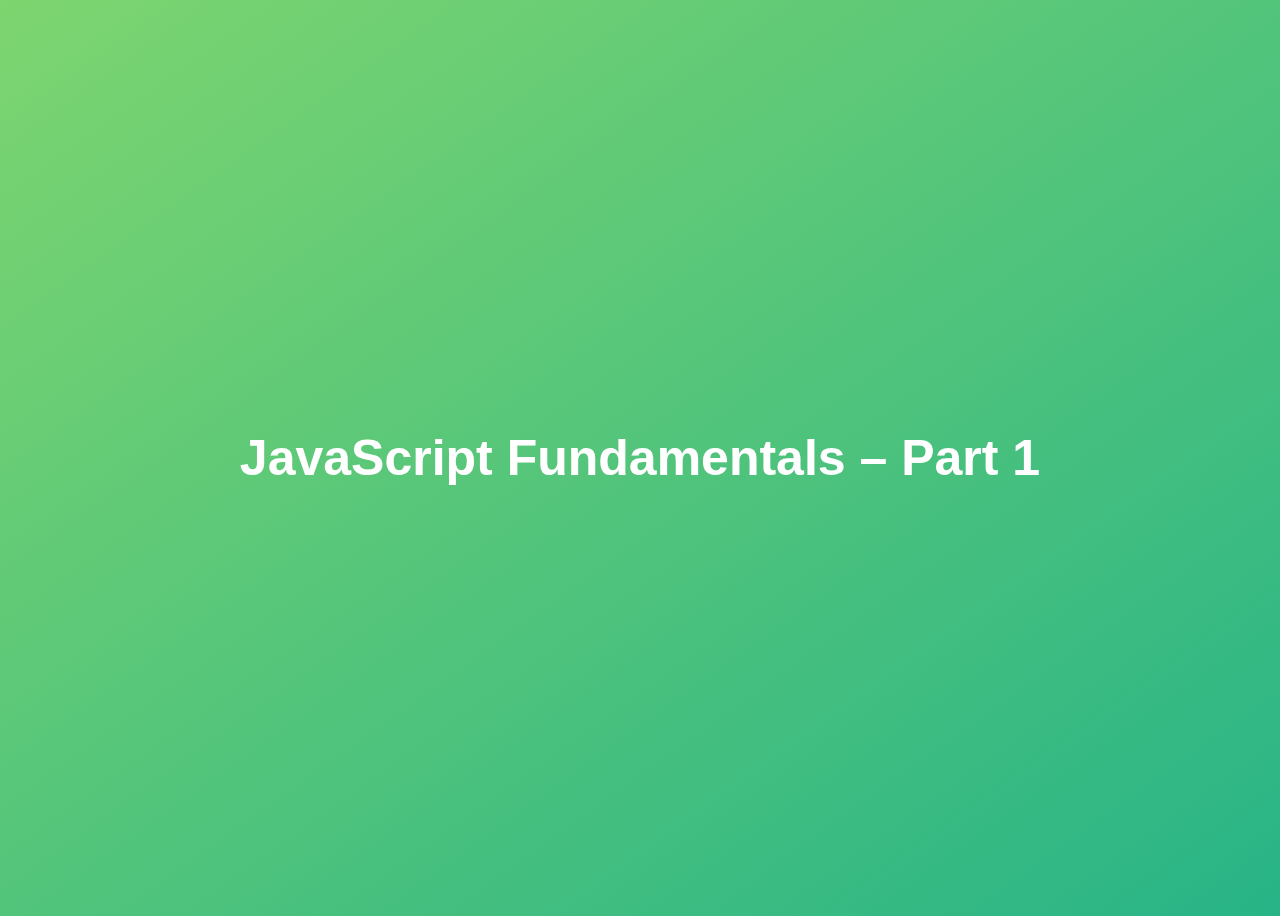
<file: 01-Fundamentals-Part-1/index.html>
<!DOCTYPE html>
<html lang="en">
  <head>
    <meta charset="UTF-8" />
    <meta name="viewport" content="width=device-width, initial-scale=1.0" />
    <meta http-equiv="X-UA-Compatible" content="ie=edge" />
    <title>JavaScript Fundamentals – Part 1</title>


    <style>

      body {
        height: 100vh;
        display: flex;
        align-items: center;
        background: linear-gradient(to top left, #28b487, #7dd56f);
      }
      h1 {
        font-family: sans-serif;
        font-size: 50px;
        line-height: 1.3;
        width: 100%;
        padding: 30px;
        text-align: center;
        color: white;
      }
    </style>
  </head>
  <body>
    <h1>JavaScript Fundamentals – Part 1</h1>
    <script src="script.js"></script>
  </body>
</html>
</file>
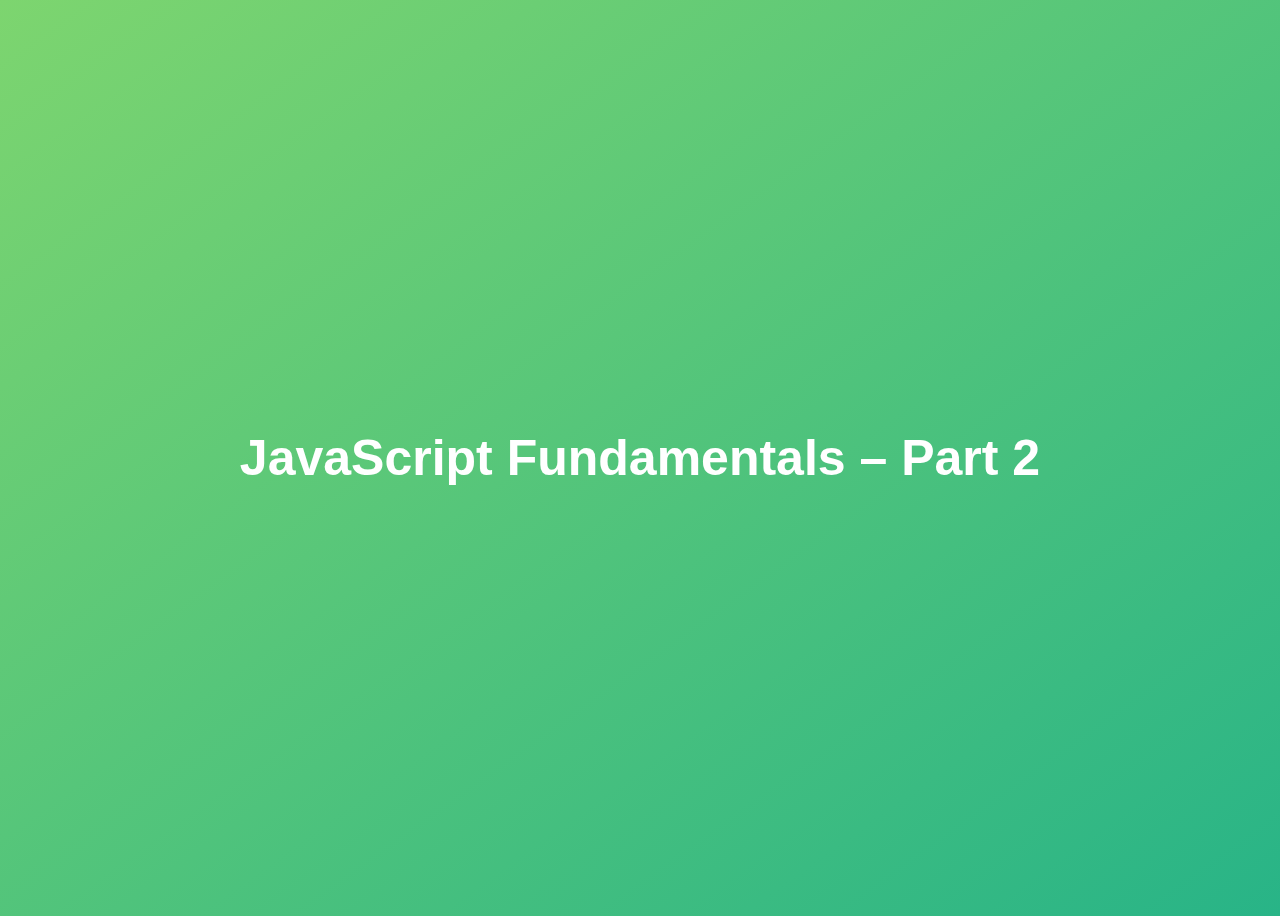
<file: 02-Fundamentals-Part-2/index.html>
<!DOCTYPE html>
<html lang="en">
  <head>
    <meta charset="UTF-8" />
    <meta name="viewport" content="width=device-width, initial-scale=1.0" />
    <meta http-equiv="X-UA-Compatible" content="ie=edge" />
    <title>JavaScript Fundamentals – Part 2</title>
    <style>
      body {
        height: 100vh;
        display: flex;
        align-items: center;
        background: linear-gradient(to top left, #28b487, #7dd56f);
      }
      h1 {
        font-family: sans-serif;
        font-size: 50px;
        line-height: 1.3;
        width: 100%;
        padding: 30px;
        text-align: center;
        color: white;
      }
    </style>
  </head>
  <body>
    <h1>JavaScript Fundamentals – Part 2</h1>
    <script src="script.js"></script>
  </body>
</html>
</file>
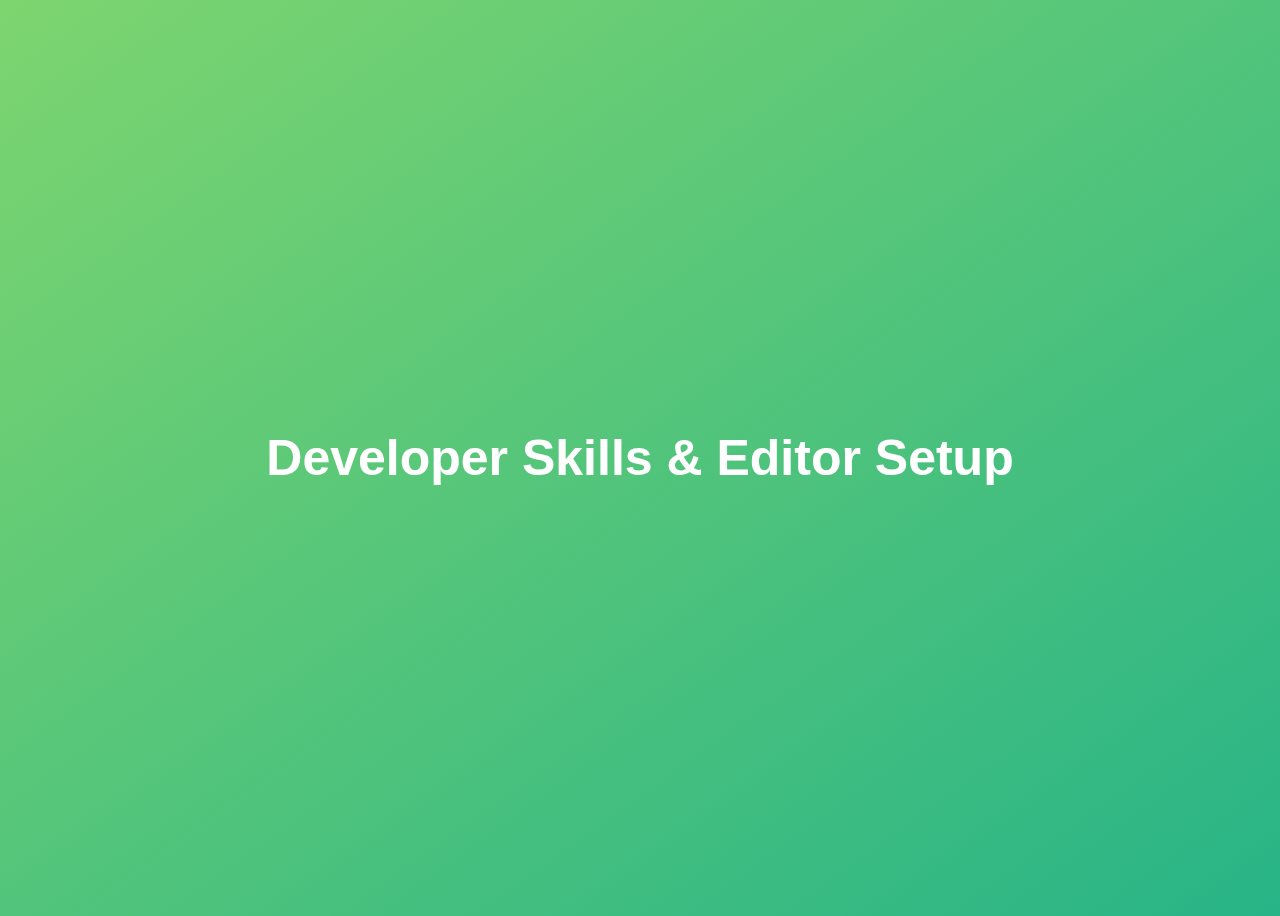
<file: 03-Developer-Skills/index.html>
<!DOCTYPE html>
<html lang="en">
  <head>
    <meta charset="UTF-8" />
    <meta name="viewport" content="width=device-width, initial-scale=1.0" />
    <meta http-equiv="X-UA-Compatible" content="ie=edge" />
    <title>Developer Skills & Editor Setup</title>
    <style>
      body {
        height: 100vh;
        display: flex;
        align-items: center;
        background: linear-gradient(to top left, #28b487, #7dd56f);
      }
      h1 {
        font-family: sans-serif;
        font-size: 50px;
        line-height: 1.3;
        width: 100%;
        padding: 30px;
        text-align: center;
        color: white;
      }
    </style>
  </head>
  <body>
    <h1>Developer Skills & Editor Setup</h1>
    <script src="script.js"></script>
  </body>
</html>
</file>
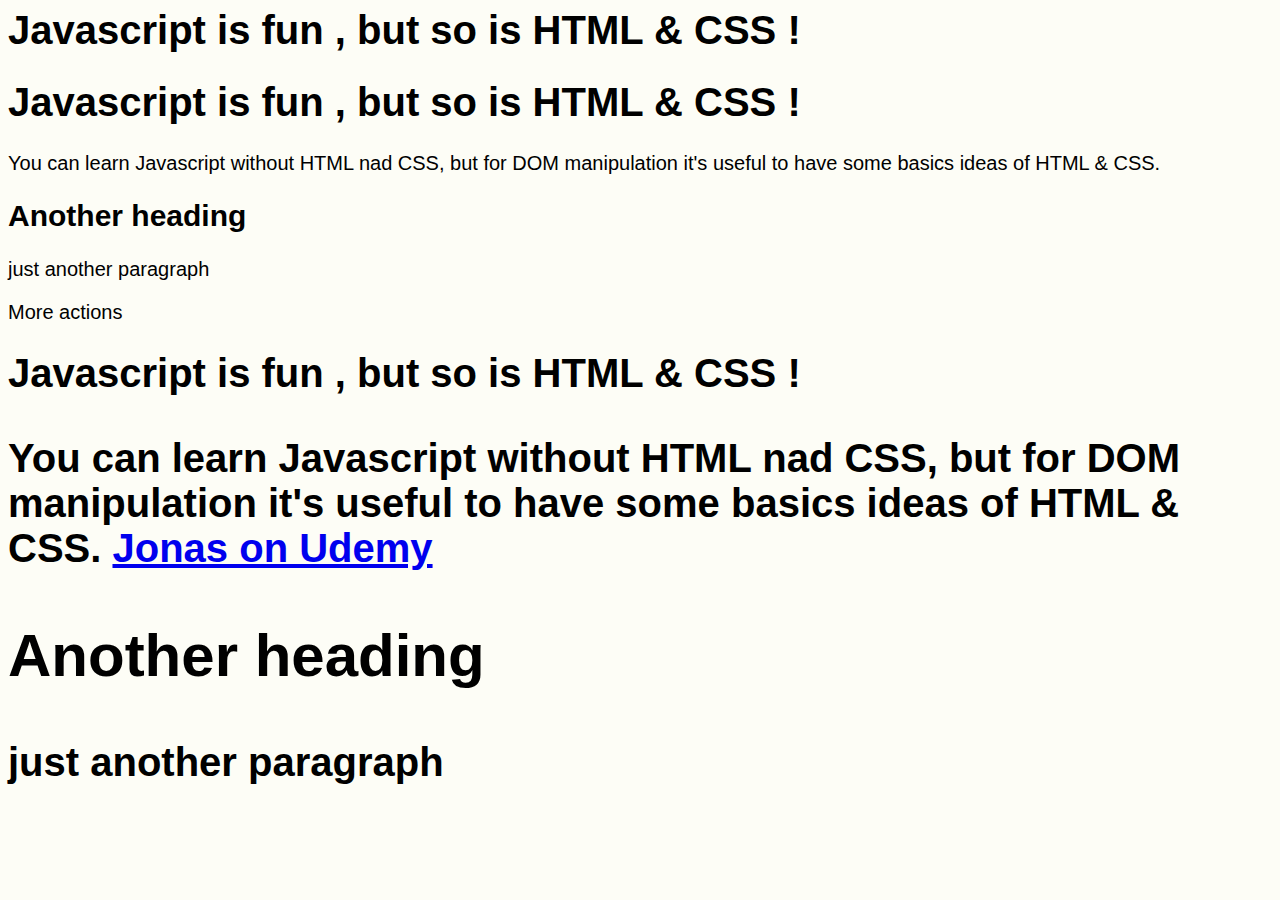
<file: 04-HTML-CSS/index.html>
<html>
    <head>
    <title>Learning HTML & CSS</title>
        <head>


            <body>
                <h1> Javascript is fun , but so is HTML & CSS !</h1>
                <p>
                <h1> Javascript is fun , but so is HTML & CSS !</h1>
                    You can learn Javascript without HTML nad CSS,
                    but for DOM manipulation 
                    it's useful to have some basics
                    ideas of HTML & CSS.
                </p>

                <h2> Another heading</h2>
                <p>
                    just another paragraph
                </p>

                </body>
                </html>




                
<!DOCTYPE html>   More actions
<html lang="en">
<head>
    <meta charset="UTF-8">
    <meta name="viewport" content="width=device-width, initial-scale=1.0">
    <link href="style.css" rel="stylesheet" />
        <title>Learning HTML & CSS</title>
    </head>
    <body>
          <h1> Javascript is fun , but so is HTML & CSS !<h/>
            <p>
                    You can learn Javascript without HTML nad CSS,
                    but for DOM manipulation 
                    it's useful to have some basics
                    ideas of HTML & CSS.

                    <a href = "https://www.udemy.com/user/jonasschmedtmann?">Jonas on Udemy</a>
                </p>
                <h2> Another heading</h2>
                <p>
                just another paragraph
            </p>
             </p>
        </body>
     </html>
</file>
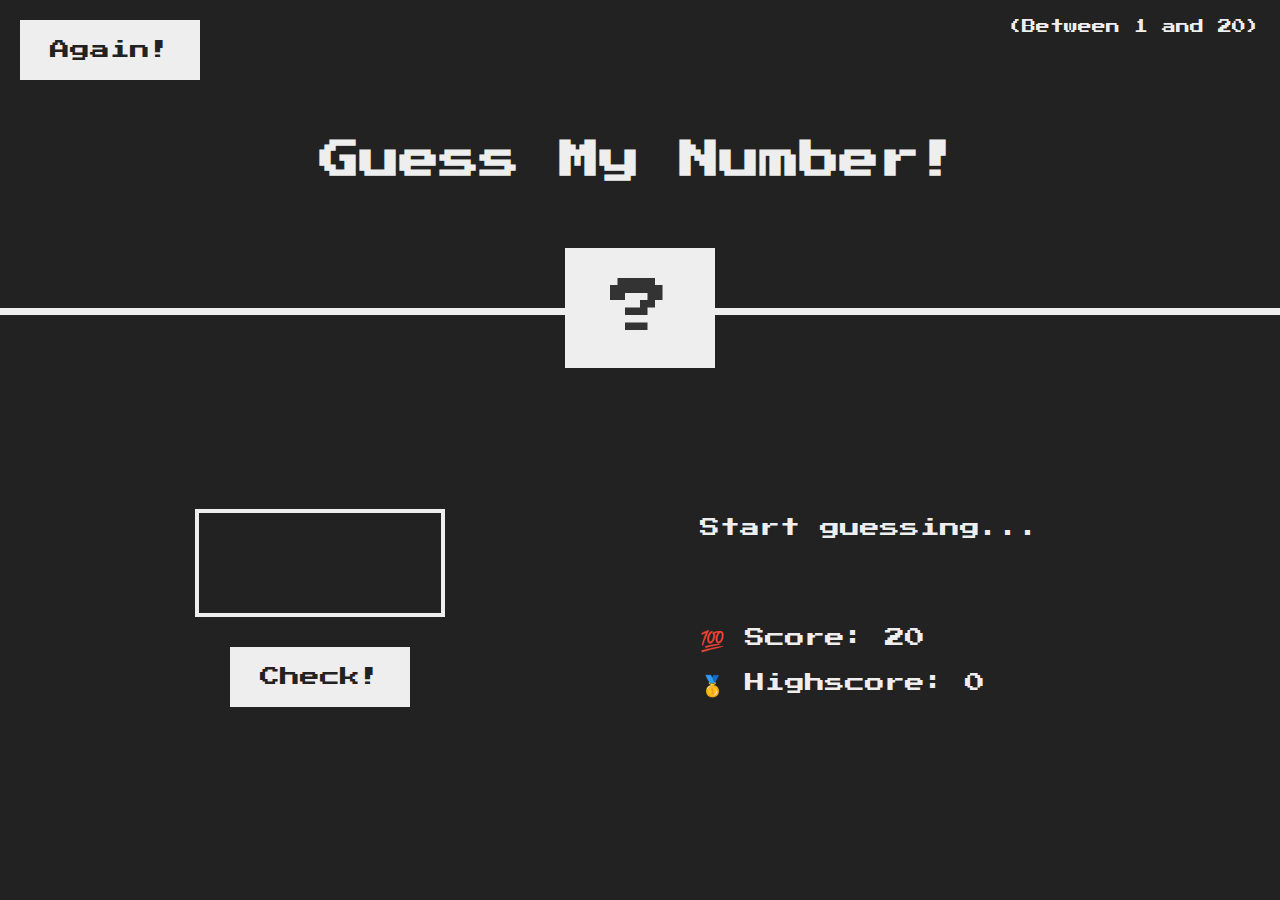
<file: 05-Guess-My-Number/index.html>
<!DOCTYPE html>
<html lang="en">
  <head>
    <meta charset="UTF-8" />
    <meta name="viewport" content="width=device-width, initial-scale=1.0" />
    <meta http-equiv="X-UA-Compatible" content="ie=edge" />
    <link rel="stylesheet" href="style.css" />
    <title>Guess My Number!</title>
  </head>
  <body>
    <header>
      <h1>Guess My Number!</h1>
      <p class="between">(Between 1 and 20)</p>
      <button class="btn again">Again!</button>
      <div class="number">?</div>
    </header>
    <main>
      <section class="left">
        <input type="number" class="guess" />
        <button class="btn check">Check!</button>
      </section>
      <section class="right">
        <p class="message">Start guessing...</p>
        <p class="label-score">💯 Score: <span class="score">20</span></p>
        <p class="label-highscore">
          🥇 Highscore: <span class="highscore">0</span>
        </p>
      </section>
    </main>
    <script src="script.js"></script>
  </body>
</html>
</file>
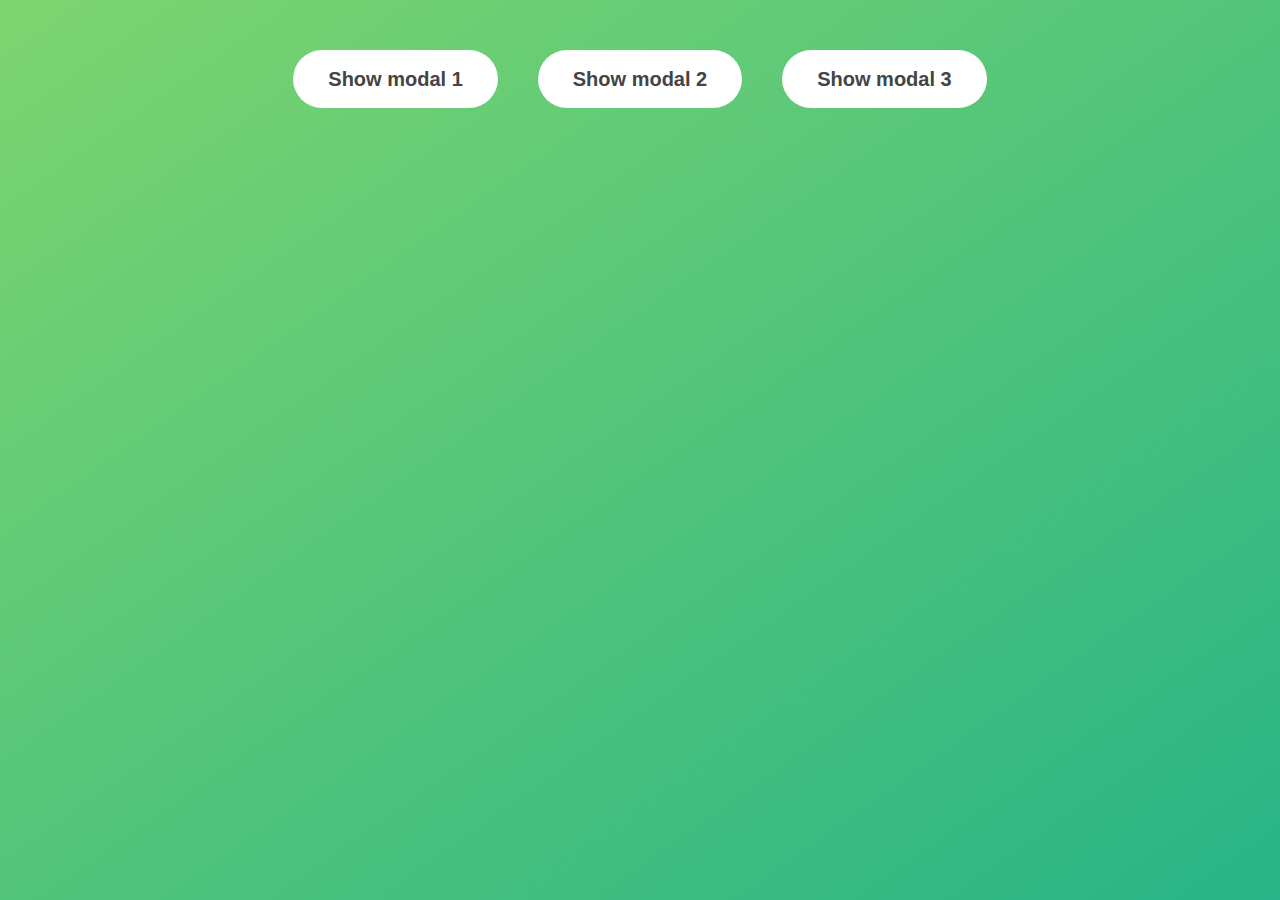
<file: 06-Modal/index.html>
<!DOCTYPE html>
<html lang="en">
  <head>
    <meta charset="UTF-8" />
    <meta name="viewport" content="width=device-width, initial-scale=1.0" />
    <meta http-equiv="X-UA-Compatible" content="ie=edge" />
    <link rel="stylesheet" href="style.css" />
    <title>Modal window</title>
  </head>
  <body>
    <button class="show-modal">Show modal 1</button>
    <button class="show-modal">Show modal 2</button>
    <button class="show-modal">Show modal 3</button>

    <div class="modal hidden">
      <button class="close-modal">&times;</button>
      <h1>I'm a modal window 😍</h1>
      <p>
        Lorem ipsum dolor sit amet, consectetur adipisicing elit, sed do eiusmod
        tempor incididunt ut labore et dolore magna aliqua. Ut enim ad minim
        veniam, quis nostrud exercitation ullamco laboris nisi ut aliquip ex ea
        commodo consequat. Duis aute irure dolor in reprehenderit in voluptate
        velit esse cillum dolore eu fugiat nulla pariatur. Excepteur sint
        occaecat cupidatat non proident, sunt in culpa qui officia deserunt
        mollit anim id est laborum.
      </p>
    </div>
    <div class="overlay hidden"></div>

    <script src="script.js"></script>
  </body>
</html>
</file>
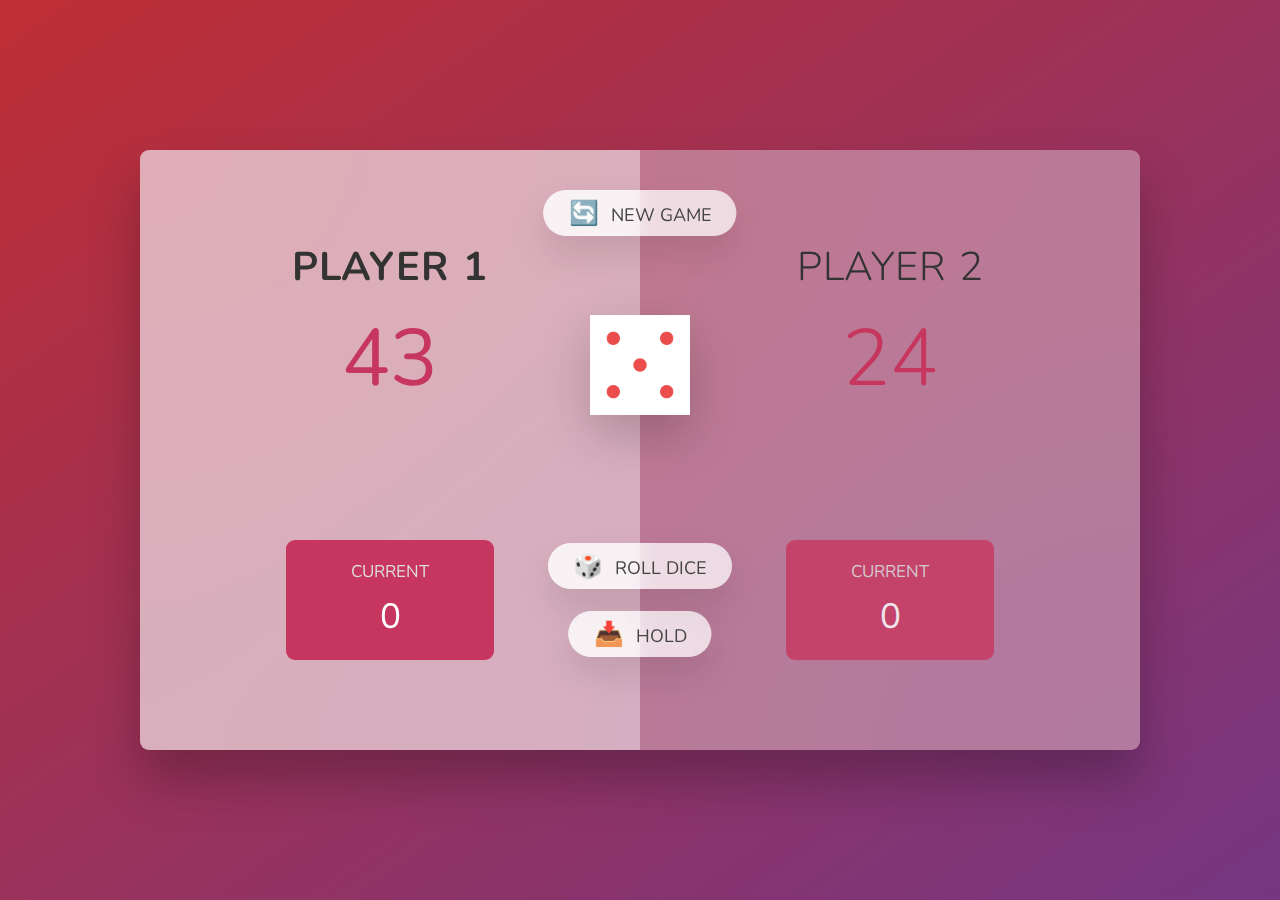
<file: 07-Pig-Game/index.html>
<!DOCTYPE html>
<html lang="en">
  <head>
    <meta charset="UTF-8" />
    <meta name="viewport" content="width=device-width, initial-scale=1.0" />
    <meta http-equiv="X-UA-Compatible" content="ie=edge" />
    <link rel="stylesheet" href="style.css" />
    <title>Pig Game</title>
  </head>
  <body>
    <main>
      <section class="player player--0 player--active">
        <h2 class="name" id="name--0">Player 1</h2>
        <p class="score" id="score--0">43</p>
        <div class="current">
          <p class="current-label">Current</p>
          <p class="current-score" id="current--0">0</p>
        </div>
      </section>
      <section class="player player--1">
        <h2 class="name" id="name--1">Player 2</h2>
        <p class="score" id="score--1">24</p>
        <div class="current">
          <p class="current-label">Current</p>
          <p class="current-score" id="current--1">0</p>
        </div>
      </section>

      <img src="dice-5.png" alt="Playing dice" class="dice" />
      <button class="btn btn--new">🔄 New game</button>
      <button class="btn btn--roll">🎲 Roll dice</button>
      <button class="btn btn--hold">📥 Hold</button>
    </main>
    <script src="script.js"></script>
  </body>
</html>
</file>
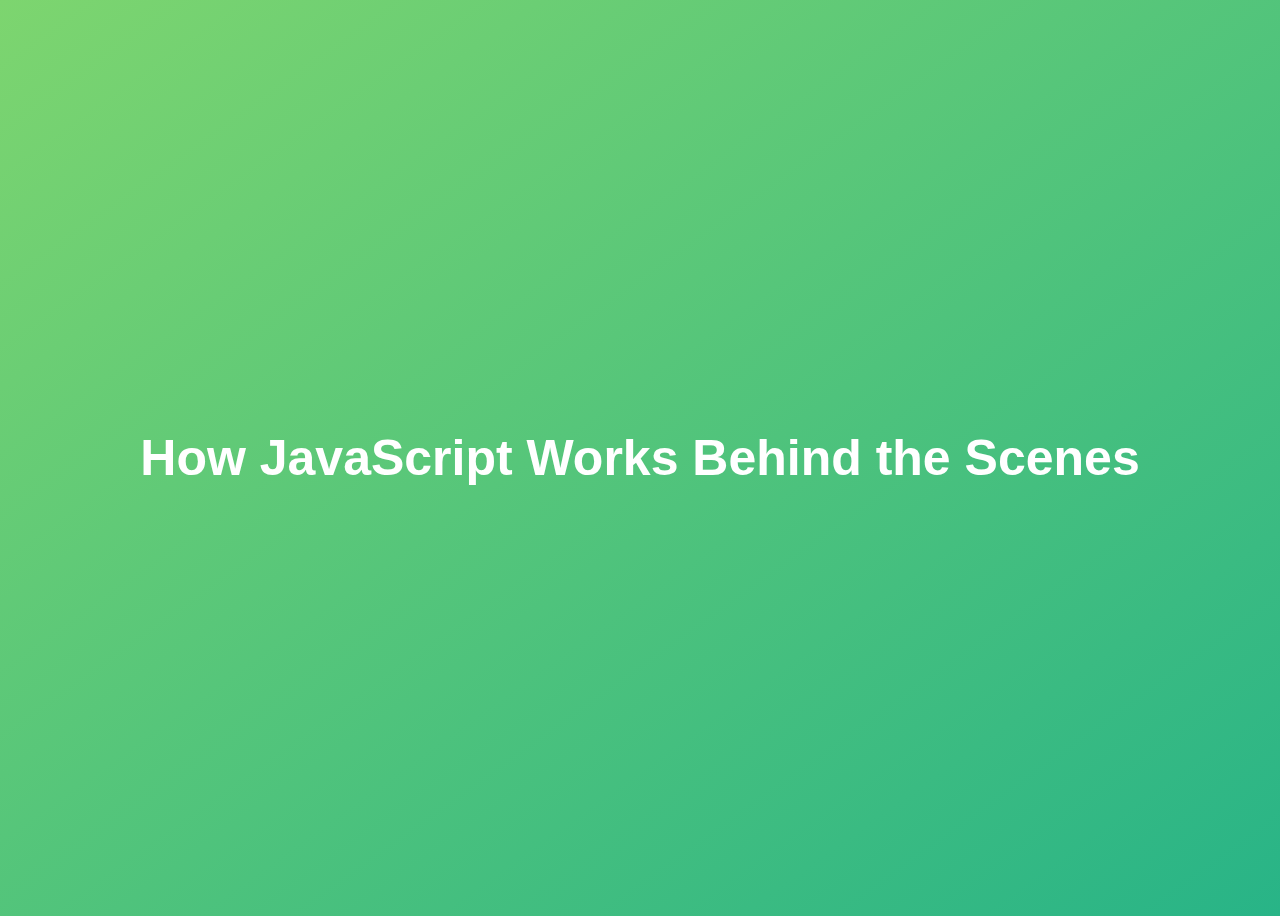
<file: 08-Behind-the-Scenes/index.html>
<!DOCTYPE html>
<html lang="en">
  <head>
    <meta charset="UTF-8" />
    <meta name="viewport" content="width=device-width, initial-scale=1.0" />
    <meta http-equiv="X-UA-Compatible" content="ie=edge" />
    <title>How JavaScript Works Behind the Scenes</title>
    <style>
      body {
        height: 100vh;
        display: flex;
        align-items: center;
        background: linear-gradient(to top left, #28b487, #7dd56f);
      }
      h1 {
        font-family: sans-serif;
        font-size: 50px;
        line-height: 1.3;
        width: 100%;
        padding: 30px;
        text-align: center;
        color: white;
      }
    </style>
  </head>
  <body>
    <h1>How JavaScript Works Behind the Scenes</h1>
    <script src="script.js"></script>
  </body>
</html>
</file>
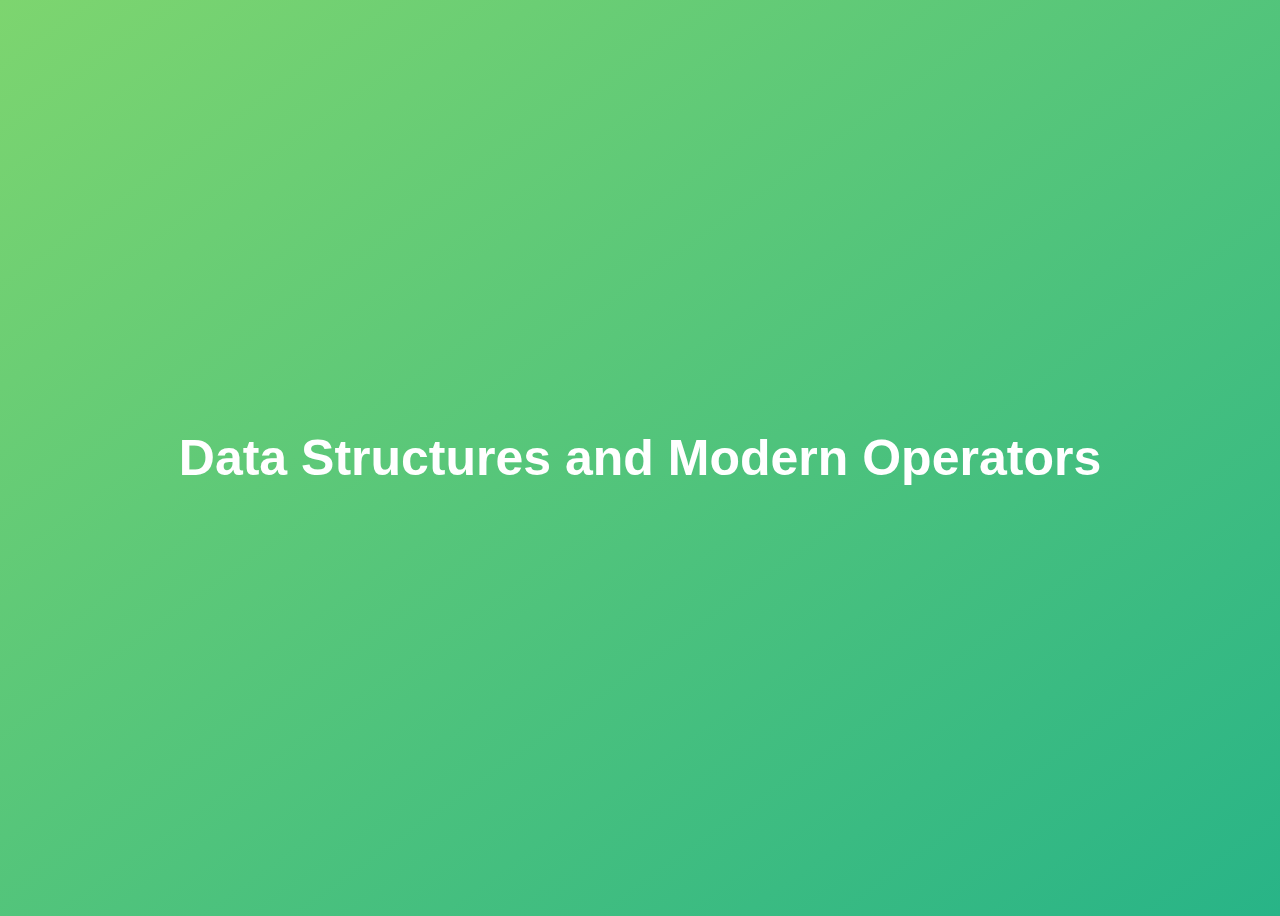
<file: 09-Data-Structures-Operators/index.html>
<!DOCTYPE html>
<html lang="en">
  <head>
    <meta charset="UTF-8" />
    <meta name="viewport" content="width=device-width, initial-scale=1.0" />
    <meta http-equiv="X-UA-Compatible" content="ie=edge" />
    <title>Data Structures and Modern Operators</title>
    <style>
      body {
        height: 100vh;
        display: flex;
        align-items: center;
        background: linear-gradient(to top left, #28b487, #7dd56f);
      }
      h1 {
        font-family: sans-serif;
        font-size: 50px;
        line-height: 1.3;
        width: 100%;
        padding: 30px;
        text-align: center;
        color: white;
      }
      button {
        width: 50px;
        height: 20px;
        margin: 10px;
      }
      textarea {
        width: 300px;
        height: 100px;
      }
    </style>
  </head>
  <body>
    <h1>Data Structures and Modern Operators</h1>
    <script src="script.js"></script>
  </body>
</html>
</file>
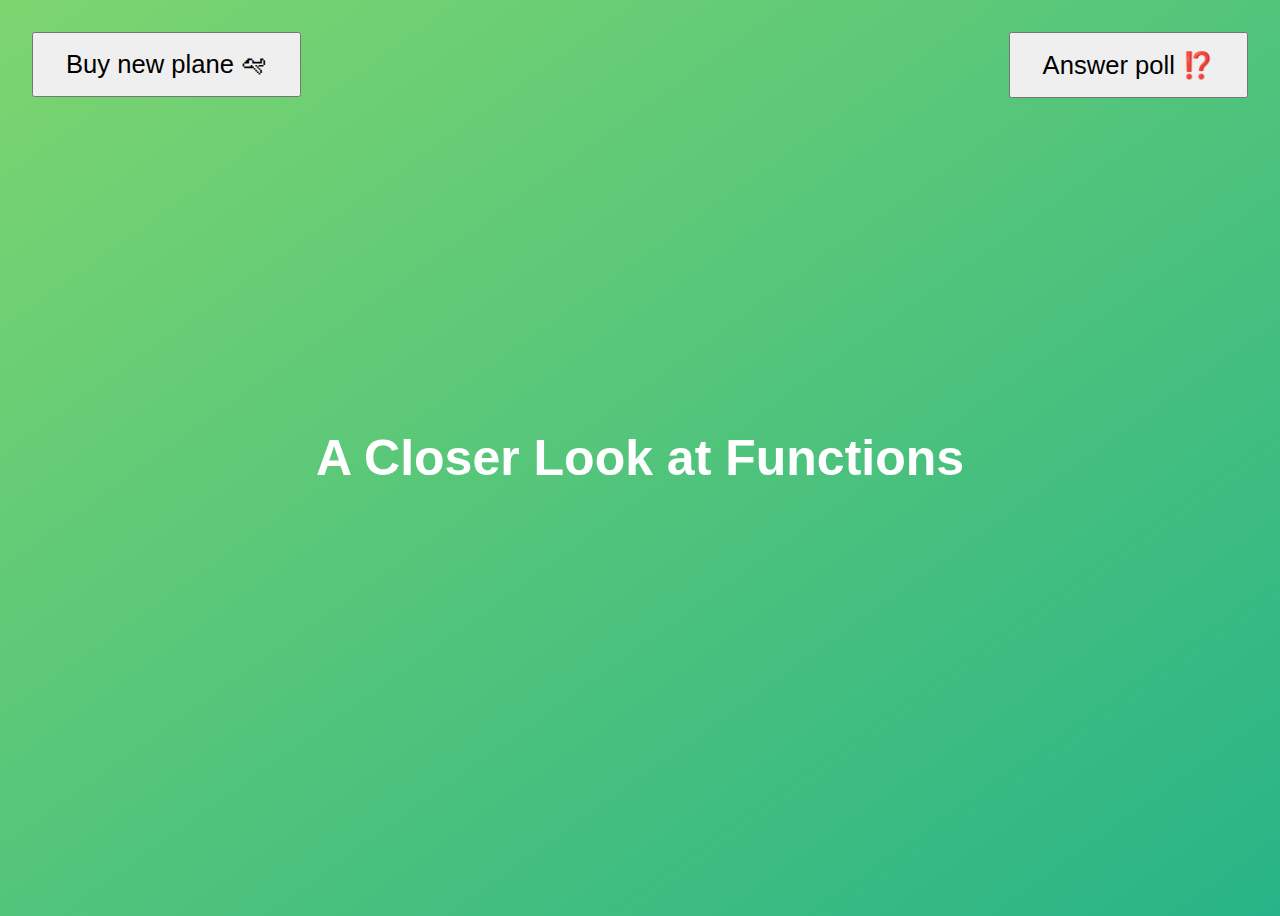
<file: 10-Functions/index.html>
<!DOCTYPE html>
<html lang="en">
  <head>
    <meta charset="UTF-8" />
    <meta name="viewport" content="width=device-width, initial-scale=1.0" />
    <meta http-equiv="X-UA-Compatible" content="ie=edge" />
    <title>A Closer Look at Functions</title>
    <style>
      body {
        height: 100vh;
        display: flex;
        align-items: center;
        background: linear-gradient(to top left, #28b487, #7dd56f);
      }
      h1 {
        font-family: sans-serif;
        font-size: 50px;
        line-height: 1.3;
        width: 100%;
        padding: 30px;
        text-align: center;
        color: white;
      }
      .buy,
      .poll {
        font-size: 1.6rem;
        padding: 1rem 2rem;
        position: absolute;
        top: 2rem;
      }
      .buy {
        left: 2rem;
      }
      .poll {
        right: 2rem;
      }
    </style>
  </head>
  <body>
    <h1>A Closer Look at Functions</h1>
    <button class="buy">Buy new plane 🛩</button>
    <button class="poll">Answer poll ⁉️</button>
    <script src="script.js"></script>
  </body>
</html>
</file>
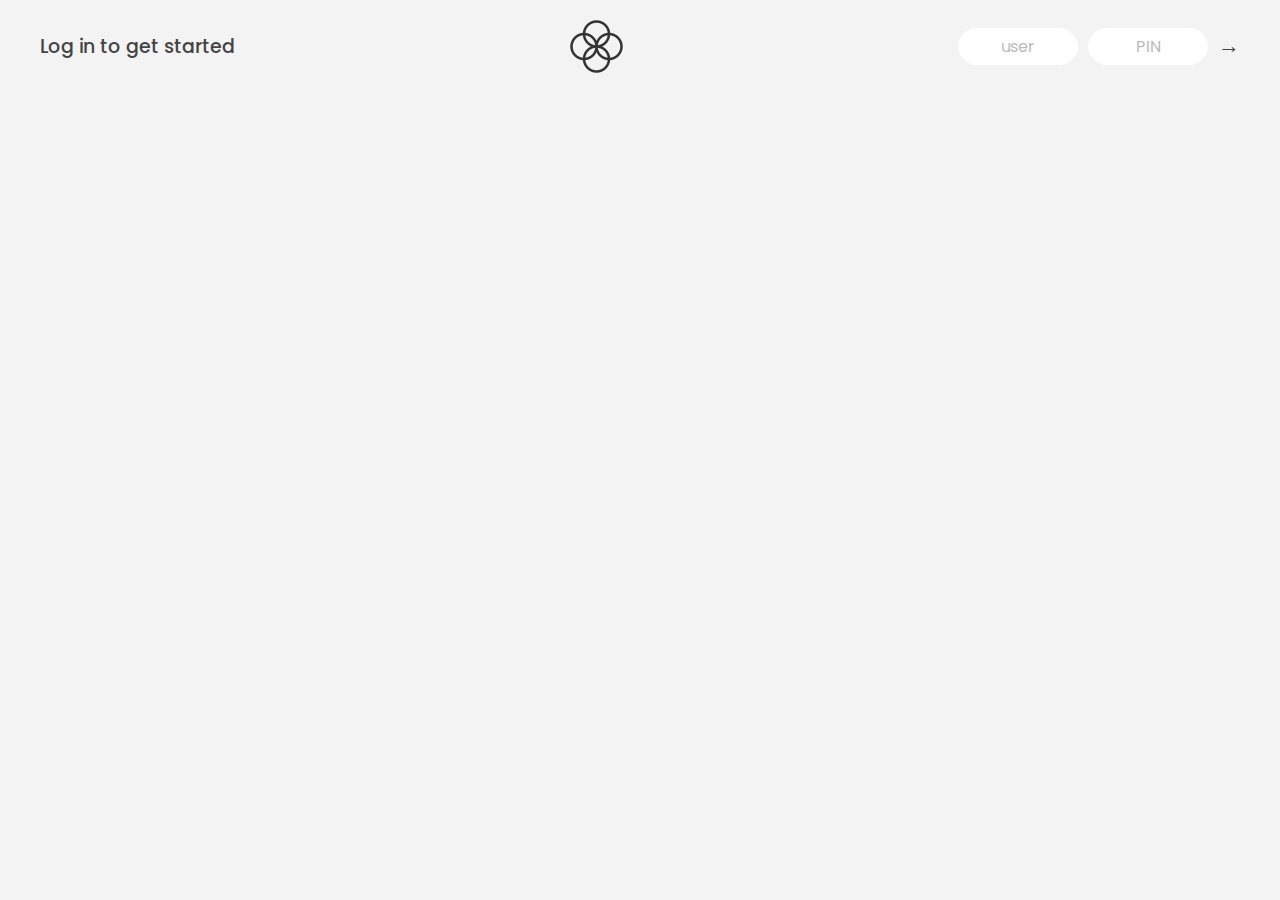
<file: 11-Arrays-Bankist/index.html>
<!DOCTYPE html>
<html lang="en">
  <head>
    <meta charset="UTF-8" />
    <meta name="viewport" content="width=device-width, initial-scale=1.0" />
    <meta http-equiv="X-UA-Compatible" content="ie=edge" />
    <link rel="shortcut icon" type="image/png" href="/icon.png" />

    <link
      href="https://fonts.googleapis.com/css?family=Poppins:400,500,600&display=swap"
      rel="stylesheet"
    />

    <link rel="stylesheet" href="style.css" />
    <title>Bankist</title>
  </head>
  <body>
    <!-- TOP NAVIGATION -->
    <nav>
      <p class="welcome">Log in to get started</p>
      <img src="logo.png" alt="Logo" class="logo" />
      <form class="login">
        <input
          type="text"
          placeholder="user"
          class="login__input login__input--user"
        />
        <!-- In practice, use type="password" -->
        <input
          type="text"
          placeholder="PIN"
          maxlength="4"
          class="login__input login__input--pin"
        />
        <button class="login__btn">&rarr;</button>
      </form>
    </nav>

    <main class="app">
      <!-- BALANCE -->
      <div class="balance">
        <div>
          <p class="balance__label">Current balance</p>
          <p class="balance__date">
            As of <span class="date">05/03/2037</span>
          </p>
        </div>
        <p class="balance__value">0000€</p>
      </div>

      <!-- MOVEMENTS -->
      <div class="movements">
        <div class="movements__row">
          <div class="movements__type movements__type--deposit">2 deposit</div>
          <div class="movements__date">3 days ago</div>
          <div class="movements__value">4 000€</div>
        </div>
        <div class="movements__row">
          <div class="movements__type movements__type--withdrawal">
            1 withdrawal
          </div>
          <div class="movements__date">24/01/2037</div>
          <div class="movements__value">-378€</div>
        </div>
      </div>

      <!-- SUMMARY -->
      <div class="summary">
        <p class="summary__label">In</p>
        <p class="summary__value summary__value--in">0000€</p>
        <p class="summary__label">Out</p>
        <p class="summary__value summary__value--out">0000€</p>
        <p class="summary__label">Interest</p>
        <p class="summary__value summary__value--interest">0000€</p>
        <button class="btn--sort">&downarrow; SORT</button>
      </div>

      <!-- OPERATION: TRANSFERS -->
      <div class="operation operation--transfer">
        <h2>Transfer money</h2>
        <form class="form form--transfer">
          <input type="text" class="form__input form__input--to" />
          <input type="number" class="form__input form__input--amount" />
          <button class="form__btn form__btn--transfer">&rarr;</button>
          <label class="form__label">Transfer to</label>
          <label class="form__label">Amount</label>
        </form>
      </div>

      <!-- OPERATION: LOAN -->
      <div class="operation operation--loan">
        <h2>Request loan</h2>
        <form class="form form--loan">
          <input type="number" class="form__input form__input--loan-amount" />
          <button class="form__btn form__btn--loan">&rarr;</button>
          <label class="form__label form__label--loan">Amount</label>
        </form>
      </div>

      <!-- OPERATION: CLOSE -->
      <div class="operation operation--close">
        <h2>Close account</h2>
        <form class="form form--close">
          <input type="text" class="form__input form__input--user" />
          <input
            type="password"
            maxlength="6"
            class="form__input form__input--pin"
          />
          <button class="form__btn form__btn--close">&rarr;</button>
          <label class="form__label">Confirm user</label>
          <label class="form__label">Confirm PIN</label>
        </form>
      </div>

      <!-- LOGOUT TIMER -->
      <p class="logout-timer">
        You will be logged out in <span class="timer">05:00</span>
      </p>
    </main>

    <!-- <footer>
      &copy; by Jonas Schmedtmann. Don't claim as your own :)
    </footer> -->

    <script src="script.js"></script>
  </body>
</html>
</file>
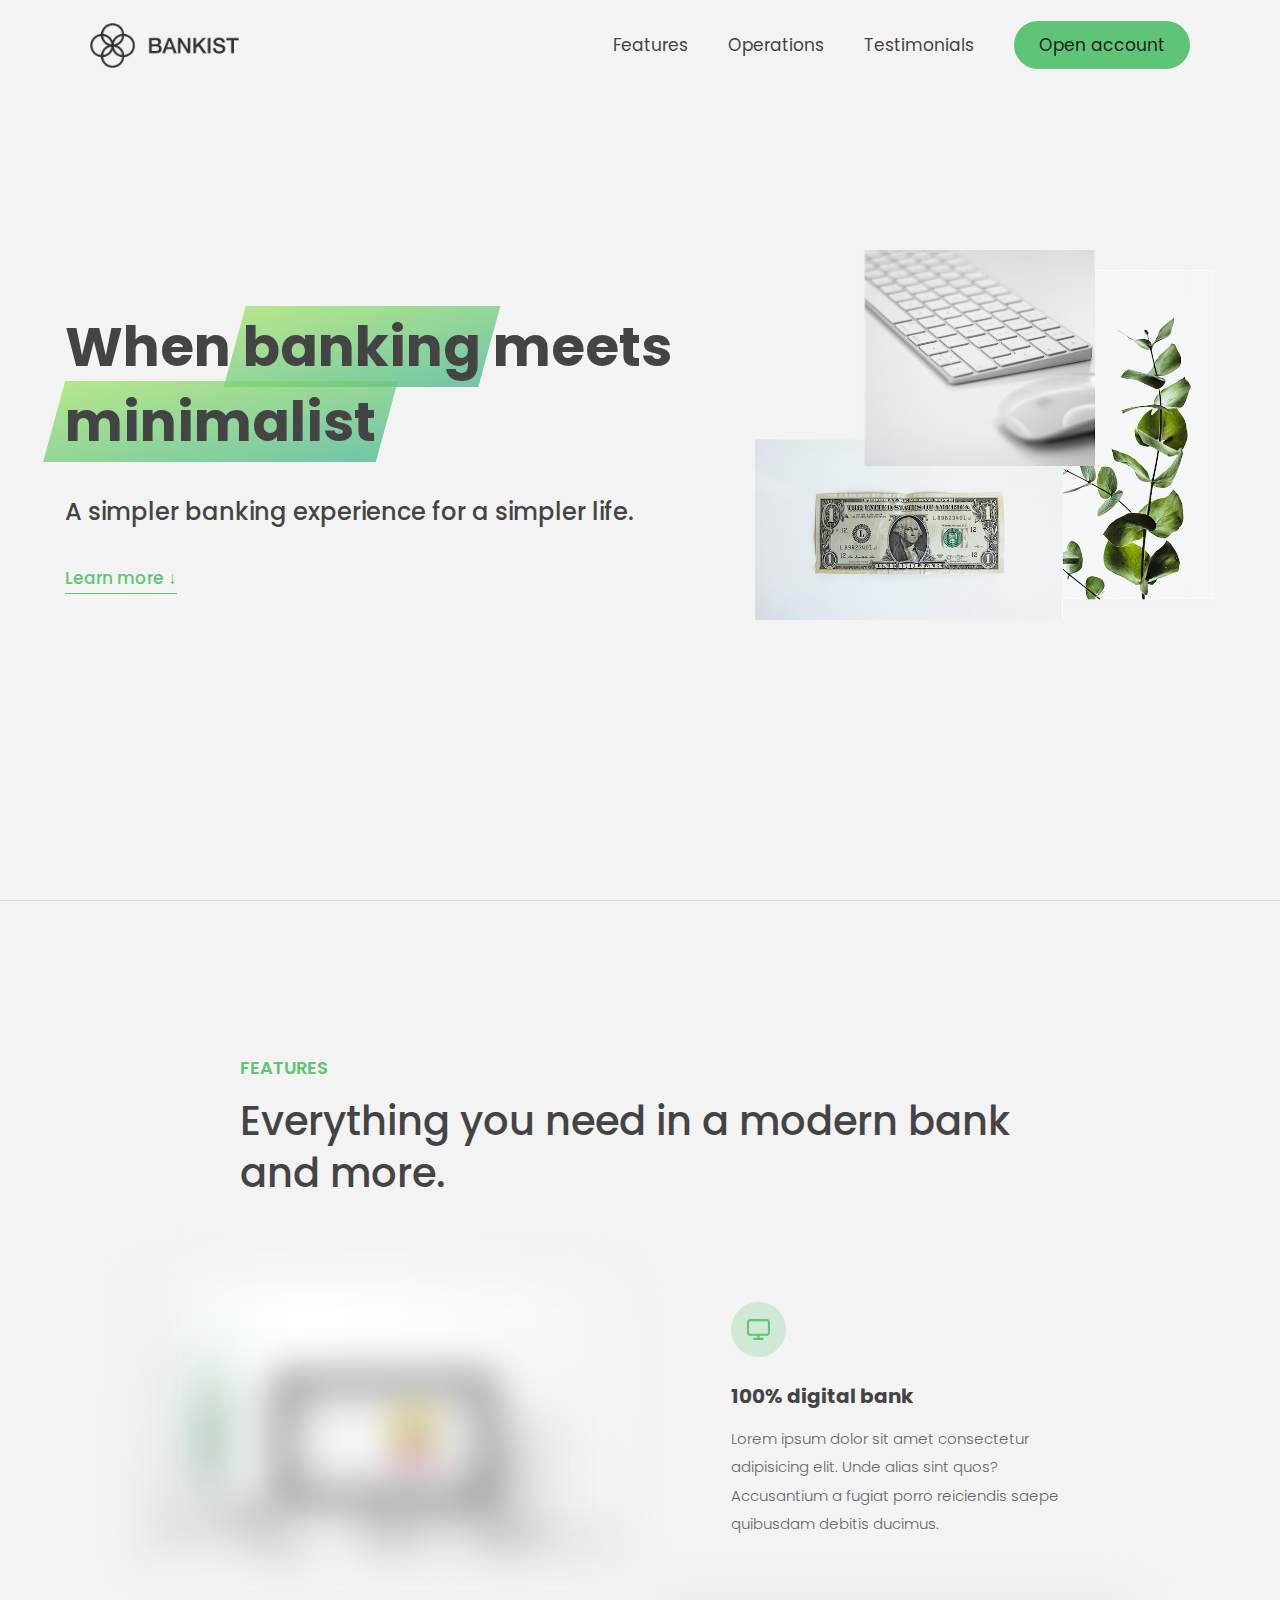
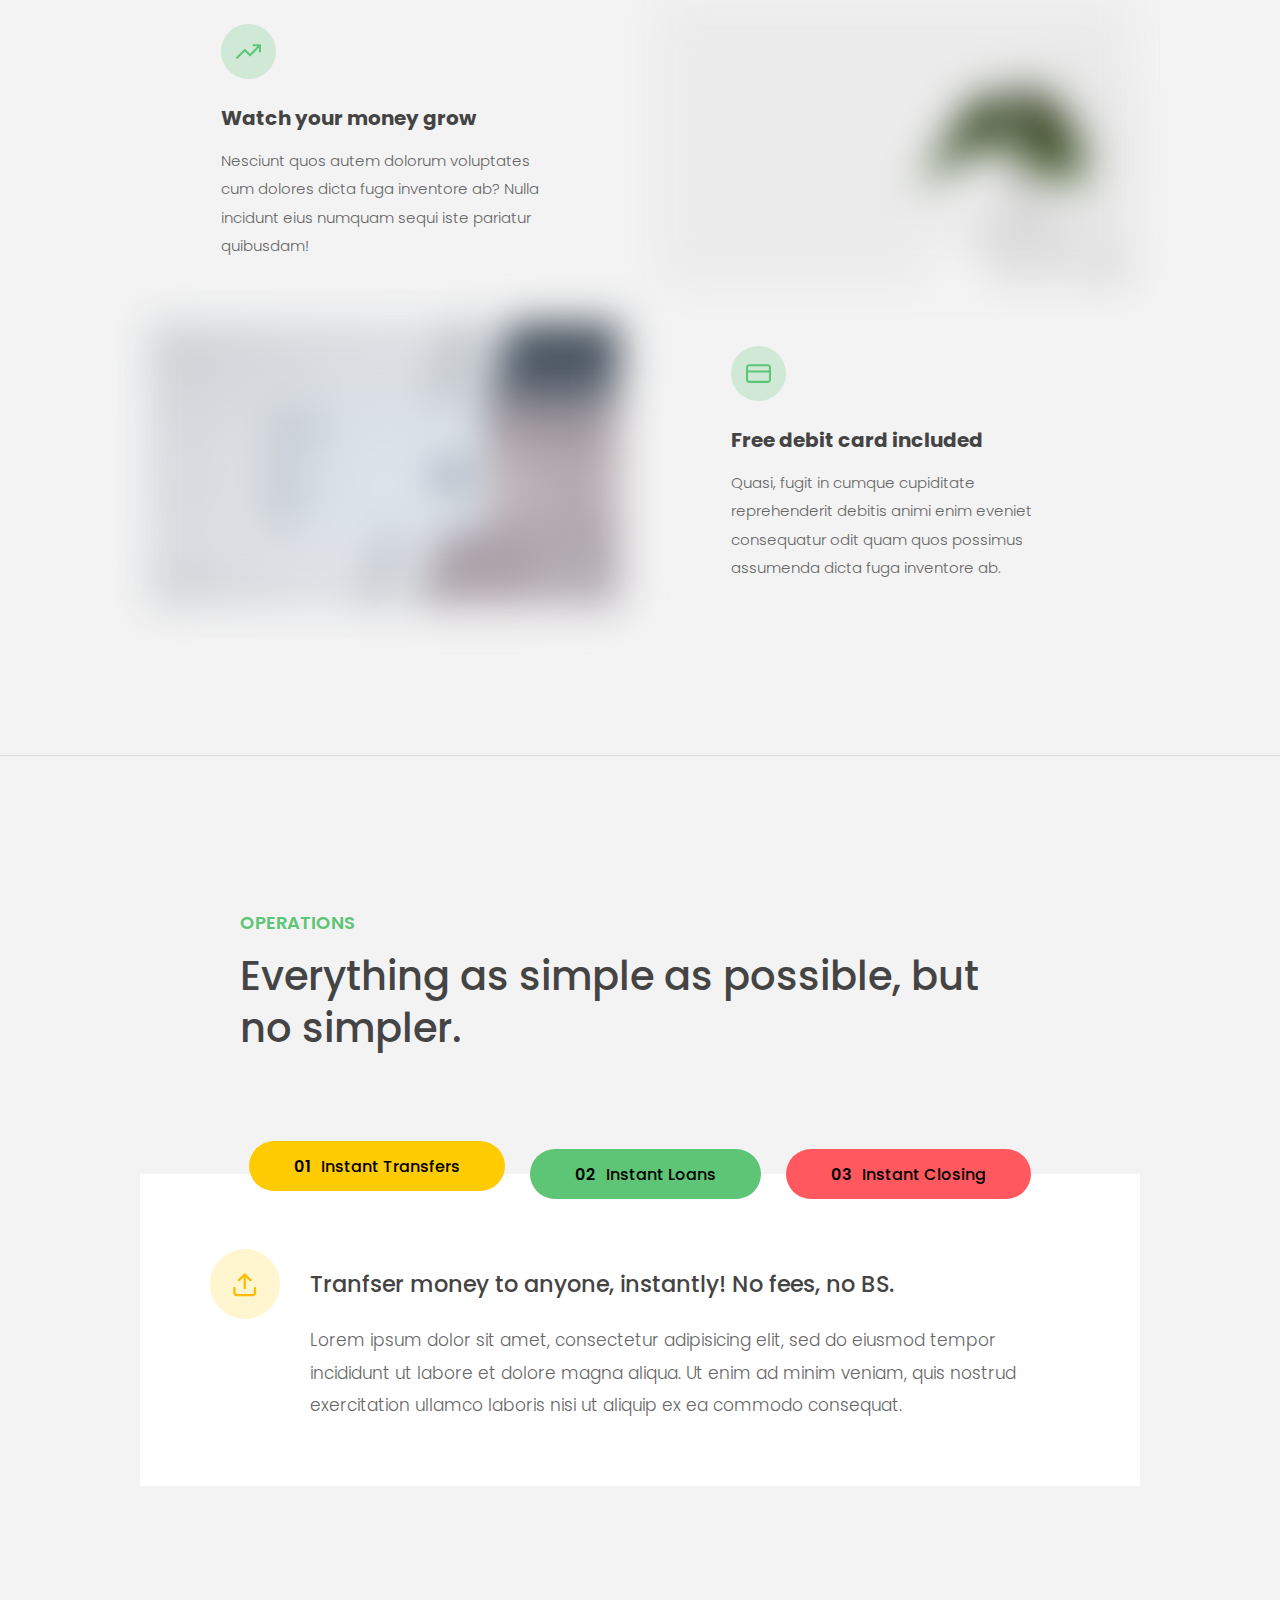
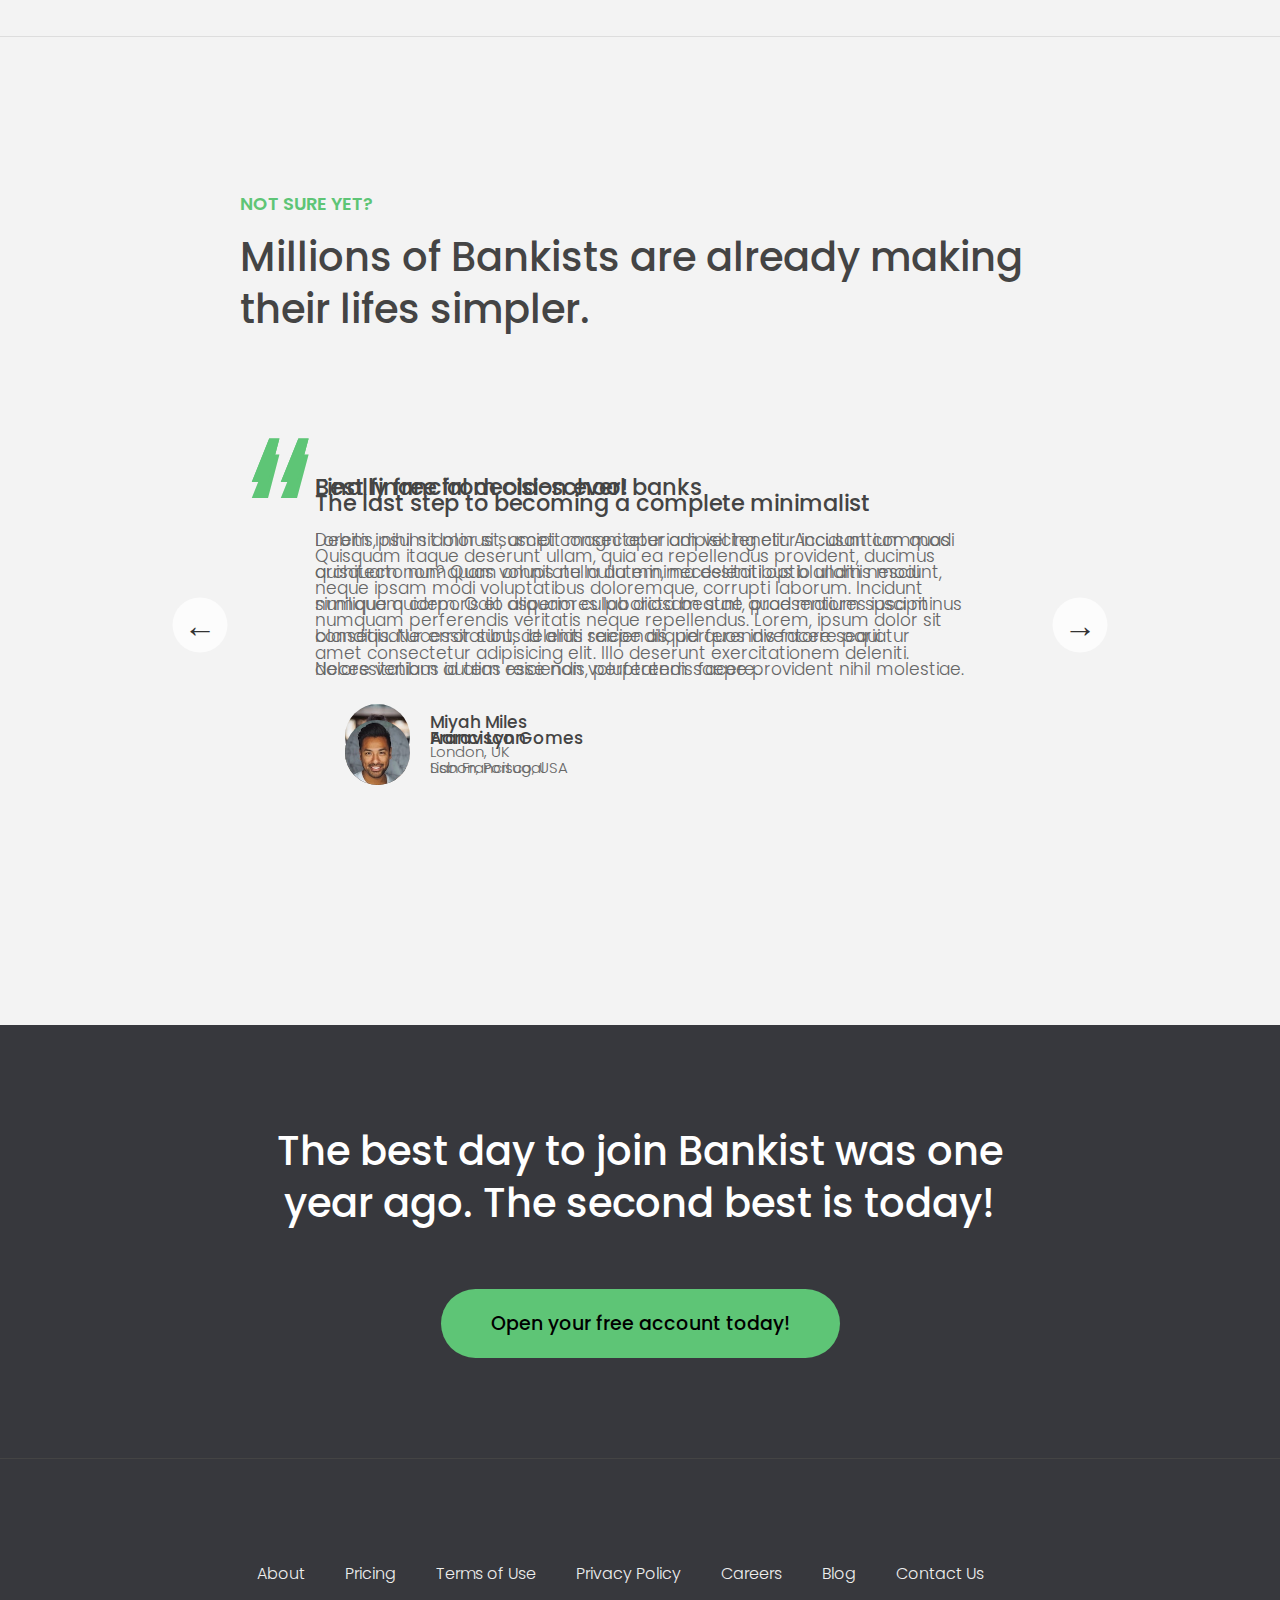
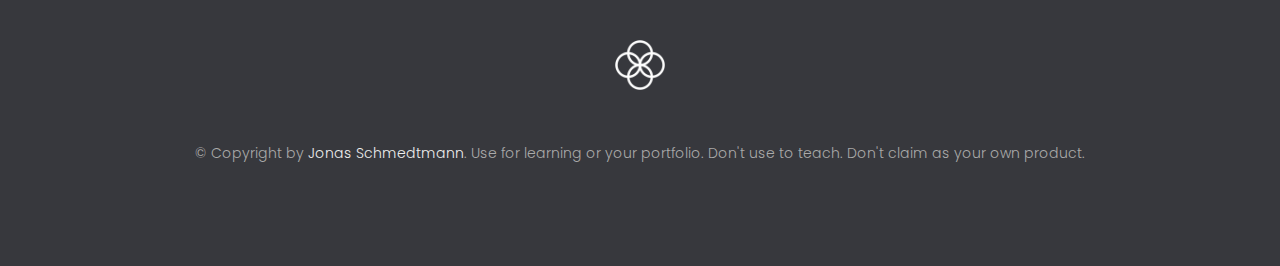
<file: 13-Advanced-DOM-Bankist/index.html>
<!DOCTYPE html>
<html lang="en">
  <head>
    <meta charset="UTF-8" />
    <meta name="viewport" content="width=device-width, initial-scale=1.0" />
    <meta http-equiv="X-UA-Compatible" content="ie=edge" />
    <link rel="shortcut icon" type="image/png" href="img/icon.png" />

    <link
      href="https://fonts.googleapis.com/css?family=Poppins:300,400,500,600&display=swap"
      rel="stylesheet"
    />
    <link rel="stylesheet" href="style.css" />
    <title>Bankist | When Banking meets Minimalist</title>
  </head>
  <body>
    <header class="header">
      <nav class="nav">
        <img
          src="img/logo.png"
          alt="Bankist logo"
          class="nav__logo"
          id="logo"
        />
        <ul class="nav__links">
          <li class="nav__item">
            <a class="nav__link" href="#section--1">Features</a>
          </li>
          <li class="nav__item">
            <a class="nav__link" href="#section--2">Operations</a>
          </li>
          <li class="nav__item">
            <a class="nav__link" href="#section--3">Testimonials</a>
          </li>
          <li class="nav__item">
            <a class="nav__link nav__link--btn btn--show-modal" href="#"
              >Open account</a
            >
          </li>
        </ul>
      </nav>

      <div class="header__title">
        <h1>
          When
          <!-- Green highlight effect -->
          <span class="highlight">banking</span>
          meets<br />
          <span class="highlight">minimalist</span>
        </h1>
        <h4>A simpler banking experience for a simpler life.</h4>
        <button class="btn--text btn--scroll-to">Learn more &DownArrow;</button>
        <img
          src="img/hero.png"
          class="header__img"
          alt="Minimalist bank items"
        />
      </div>
    </header>

    <section class="section" id="section--1">
      <div class="section__title">
        <h2 class="section__description">Features</h2>
        <h3 class="section__header">
          Everything you need in a modern bank and more.
        </h3>
      </div>

      <div class="features">
        <img
          src="img/digital-lazy.jpg"
          data-src="img/digital.jpg"
          alt="Computer"
          class="features__img lazy-img"
        />
        <div class="features__feature">
          <div class="features__icon">
            <svg>
              <use xlink:href="img/icons.svg#icon-monitor"></use>
            </svg>
          </div>
          <h5 class="features__header">100% digital bank</h5>
          <p>
            Lorem ipsum dolor sit amet consectetur adipisicing elit. Unde alias
            sint quos? Accusantium a fugiat porro reiciendis saepe quibusdam
            debitis ducimus.
          </p>
        </div>

        <div class="features__feature">
          <div class="features__icon">
            <svg>
              <use xlink:href="img/icons.svg#icon-trending-up"></use>
            </svg>
          </div>
          <h5 class="features__header">Watch your money grow</h5>
          <p>
            Nesciunt quos autem dolorum voluptates cum dolores dicta fuga
            inventore ab? Nulla incidunt eius numquam sequi iste pariatur
            quibusdam!
          </p>
        </div>
        <img
          src="img/grow-lazy.jpg"
          data-src="img/grow.jpg"
          alt="Plant"
          class="features__img lazy-img"
        />

        <img
          src="img/card-lazy.jpg"
          data-src="img/card.jpg"
          alt="Credit card"
          class="features__img lazy-img"
        />
        <div class="features__feature">
          <div class="features__icon">
            <svg>
              <use xlink:href="img/icons.svg#icon-credit-card"></use>
            </svg>
          </div>
          <h5 class="features__header">Free debit card included</h5>
          <p>
            Quasi, fugit in cumque cupiditate reprehenderit debitis animi enim
            eveniet consequatur odit quam quos possimus assumenda dicta fuga
            inventore ab.
          </p>
        </div>
      </div>
    </section>

    <section class="section" id="section--2">
      <div class="section__title">
        <h2 class="section__description">Operations</h2>
        <h3 class="section__header">
          Everything as simple as possible, but no simpler.
        </h3>
      </div>

      <div class="operations">
        <div class="operations__tab-container">
          <button
            class="btn operations__tab operations__tab--1 operations__tab--active"
            data-tab="1"
          >
            <span>01</span>Instant Transfers
          </button>
          <button class="btn operations__tab operations__tab--2" data-tab="2">
            <span>02</span>Instant Loans
          </button>
          <button class="btn operations__tab operations__tab--3" data-tab="3">
            <span>03</span>Instant Closing
          </button>
        </div>
        <div
          class="operations__content operations__content--1 operations__content--active"
        >
          <div class="operations__icon operations__icon--1">
            <svg>
              <use xlink:href="img/icons.svg#icon-upload"></use>
            </svg>
          </div>
          <h5 class="operations__header">
            Tranfser money to anyone, instantly! No fees, no BS.
          </h5>
          <p>
            Lorem ipsum dolor sit amet, consectetur adipisicing elit, sed do
            eiusmod tempor incididunt ut labore et dolore magna aliqua. Ut enim
            ad minim veniam, quis nostrud exercitation ullamco laboris nisi ut
            aliquip ex ea commodo consequat.
          </p>
        </div>

        <div class="operations__content operations__content--2">
          <div class="operations__icon operations__icon--2">
            <svg>
              <use xlink:href="img/icons.svg#icon-home"></use>
            </svg>
          </div>
          <h5 class="operations__header">
            Buy a home or make your dreams come true, with instant loans.
          </h5>
          <p>
            Duis aute irure dolor in reprehenderit in voluptate velit esse
            cillum dolore eu fugiat nulla pariatur. Excepteur sint occaecat
            cupidatat non proident, sunt in culpa qui officia deserunt mollit
            anim id est laborum.
          </p>
        </div>
        <div class="operations__content operations__content--3">
          <div class="operations__icon operations__icon--3">
            <svg>
              <use xlink:href="img/icons.svg#icon-user-x"></use>
            </svg>
          </div>
          <h5 class="operations__header">
            No longer need your account? No problem! Close it instantly.
          </h5>
          <p>
            Excepteur sint occaecat cupidatat non proident, sunt in culpa qui
            officia deserunt mollit anim id est laborum. Ut enim ad minim
            veniam, quis nostrud exercitation ullamco laboris nisi ut aliquip ex
            ea commodo consequat.
          </p>
        </div>
      </div>
    </section>

    <section class="section" id="section--3">
      <div class="section__title section__title--testimonials">
        <h2 class="section__description">Not sure yet?</h2>
        <h3 class="section__header">
          Millions of Bankists are already making their lifes simpler.
        </h3>
      </div>

      <div class="slider">
        <div class="slide slide--1">
          <div class="testimonial">
            <h5 class="testimonial__header">Best financial decision ever!</h5>
            <blockquote class="testimonial__text">
              Lorem ipsum dolor sit, amet consectetur adipisicing elit.
              Accusantium quas quisquam non? Quas voluptate nulla minima
              deleniti optio ullam nesciunt, numquam corporis et asperiores
              laboriosam sunt, praesentium suscipit blanditiis. Necessitatibus
              id alias reiciendis, perferendis facere pariatur dolore veniam
              autem esse non voluptatem saepe provident nihil molestiae.
            </blockquote>
            <address class="testimonial__author">
              <img src="img/user-1.jpg" alt="" class="testimonial__photo" />
              <h6 class="testimonial__name">Aarav Lynn</h6>
              <p class="testimonial__location">San Francisco, USA</p>
            </address>
          </div>
        </div>

        <div class="slide slide--2">
          <div class="testimonial">
            <h5 class="testimonial__header">
              The last step to becoming a complete minimalist
            </h5>
            <blockquote class="testimonial__text">
              Quisquam itaque deserunt ullam, quia ea repellendus provident,
              ducimus neque ipsam modi voluptatibus doloremque, corrupti
              laborum. Incidunt numquam perferendis veritatis neque repellendus.
              Lorem, ipsum dolor sit amet consectetur adipisicing elit. Illo
              deserunt exercitationem deleniti.
            </blockquote>
            <address class="testimonial__author">
              <img src="img/user-2.jpg" alt="" class="testimonial__photo" />
              <h6 class="testimonial__name">Miyah Miles</h6>
              <p class="testimonial__location">London, UK</p>
            </address>
          </div>
        </div>

        <div class="slide slide--3">
          <div class="testimonial">
            <h5 class="testimonial__header">
              Finally free from old-school banks
            </h5>
            <blockquote class="testimonial__text">
              Debitis, nihil sit minus suscipit magni aperiam vel tenetur
              incidunt commodi architecto numquam omnis nulla autem,
              necessitatibus blanditiis modi similique quidem. Odio aliquam
              culpa dicta beatae quod maiores ipsa minus consequatur error sunt,
              deleniti saepe aliquid quos inventore sequi. Necessitatibus id
              alias reiciendis, perferendis facere.
            </blockquote>
            <address class="testimonial__author">
              <img src="img/user-3.jpg" alt="" class="testimonial__photo" />
              <h6 class="testimonial__name">Francisco Gomes</h6>
              <p class="testimonial__location">Lisbon, Portugal</p>
            </address>
          </div>
        </div>

        <!-- <div class="slide"><img src="img/img-1.jpg" alt="Photo 1" /></div>
        <div class="slide"><img src="img/img-2.jpg" alt="Photo 2" /></div>
        <div class="slide"><img src="img/img-3.jpg" alt="Photo 3" /></div>
        <div class="slide"><img src="img/img-4.jpg" alt="Photo 4" /></div> -->
        <button class="slider__btn slider__btn--left">&larr;</button>
        <button class="slider__btn slider__btn--right">&rarr;</button>
        <div class="dots"></div>
      </div>
    </section>

    <section class="section section--sign-up">
      <div class="section__title">
        <h3 class="section__header">
          The best day to join Bankist was one year ago. The second best is
          today!
        </h3>
      </div>
      <button class="btn btn--show-modal">Open your free account today!</button>
    </section>

    <footer class="footer">
      <ul class="footer__nav">
        <li class="footer__item">
          <a class="footer__link" href="#">About</a>
        </li>
        <li class="footer__item">
          <a class="footer__link" href="#">Pricing</a>
        </li>
        <li class="footer__item">
          <a class="footer__link" href="#">Terms of Use</a>
        </li>
        <li class="footer__item">
          <a class="footer__link" href="#">Privacy Policy</a>
        </li>
        <li class="footer__item">
          <a class="footer__link" href="#">Careers</a>
        </li>
        <li class="footer__item">
          <a class="footer__link" href="#">Blog</a>
        </li>
        <li class="footer__item">
          <a class="footer__link" href="#">Contact Us</a>
        </li>
      </ul>
      <img src="img/icon.png" alt="Logo" class="footer__logo" />
      <p class="footer__copyright">
        &copy; Copyright by
        <a
          class="footer__link twitter-link"
          target="_blank"
          href="https://twitter.com/jonasschmedtman"
          >Jonas Schmedtmann</a
        >. Use for learning or your portfolio. Don't use to teach. Don't claim
        as your own product.
      </p>
    </footer>

    <div class="modal hidden">
      <button class="btn--close-modal">&times;</button>
      <h2 class="modal__header">
        Open your bank account <br />
        in just <span class="highlight">5 minutes</span>
      </h2>
      <form class="modal__form">
        <label>First Name</label>
        <input type="text" />
        <label>Last Name</label>
        <input type="text" />
        <label>Email Address</label>
        <input type="email" />
        <button class="btn">Next step &rarr;</button>
      </form>
    </div>
    <div class="overlay hidden"></div>

    <script src="script.js"></script>
  </body>
</html>
</file>
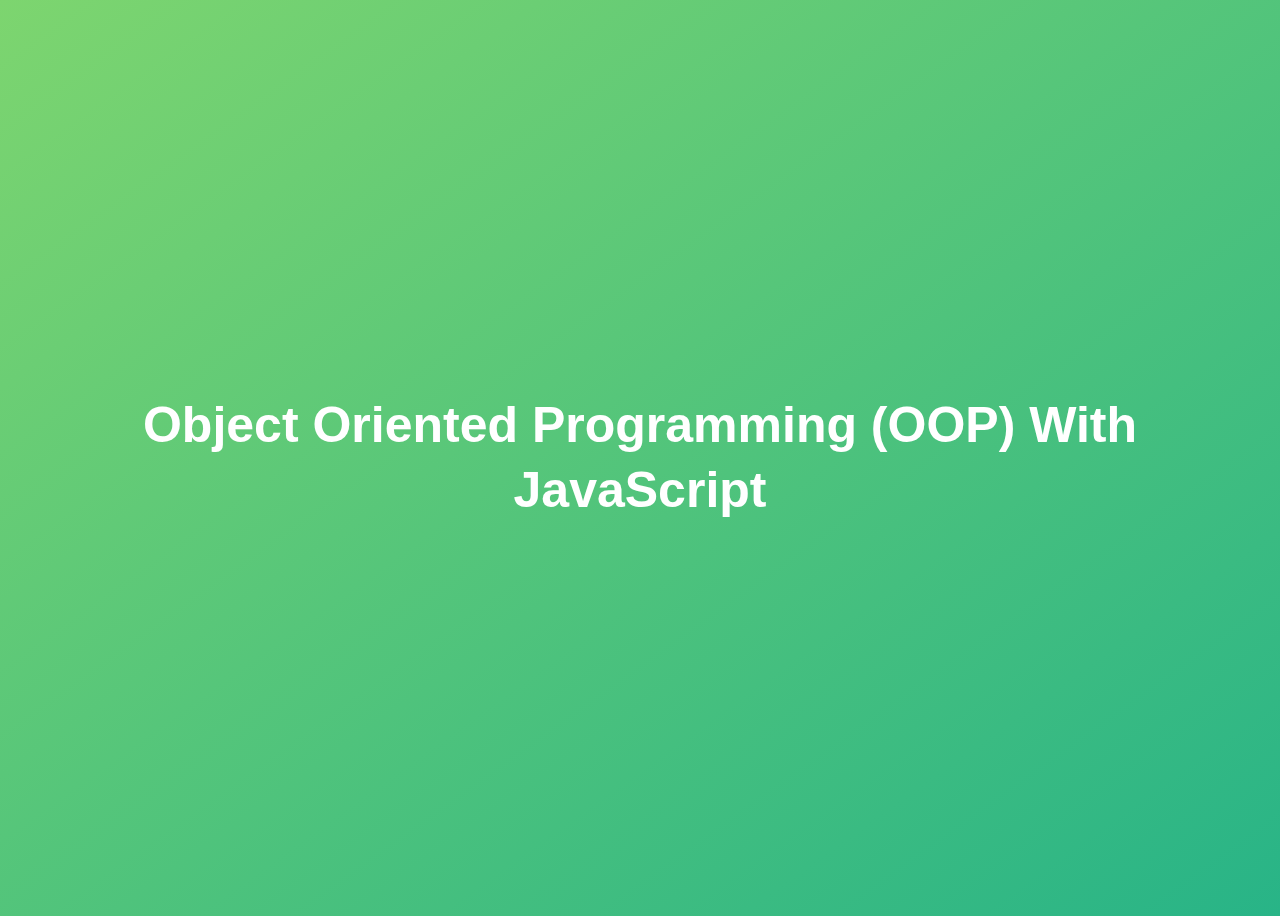
<file: 14-OOP/index.html>
<!DOCTYPE html>
<html lang="en">
  <head>
    <meta charset="UTF-8" />
    <meta name="viewport" content="width=device-width, initial-scale=1.0" />
    <meta http-equiv="X-UA-Compatible" content="ie=edge" />
    <title>Object Oriented Programming (OOP) With JavaScript</title>
    <style>
      body {
        height: 100vh;
        display: flex;
        align-items: center;
        background: linear-gradient(to top left, #28b487, #7dd56f);
      }
      h1 {
        font-family: sans-serif;
        font-size: 50px;
        line-height: 1.3;
        width: 100%;
        padding: 30px;
        text-align: center;
        color: white;
      }
    </style>
    <script defer src="script.js"></script>
  </head>
  <body>
    <h1>Object Oriented Programming (OOP) With JavaScript</h1>
  </body>
</html>
</file>
<file: 04-HTML-CSS/style.css>
body {
    background-color: rgb(253, 253, 246);
    font-family: Arial;
    font-size: 20px;
}

h1 {
    font-size: 40px;
    
}

.first {
    color: red;
}

#your-name {
    background-color: rgb(236, 236, 103);
    border: 5px solid #6c1515;
}
</file>
<file: 05-Guess-My-Number/style.css>
@import url('https://fonts.googleapis.com/css?family=Press+Start+2P&display=swap');

* {
  margin: 0;
  padding: 0;
  box-sizing: inherit;
}

html {
  font-size: 62.5%;
  box-sizing: border-box;
}

body {
  font-family: 'Press Start 2P', sans-serif;
  color: #eee;
  background-color: #222;
  /* background-color: #60b347; */
}

/* LAYOUT */
header {
  position: relative;
  height: 35vh;
  border-bottom: 7px solid #eee;
}

main {
  height: 65vh;
  color: #eee;
  display: flex;
  align-items: center;
  justify-content: space-around;
}

.left {
  width: 52rem;
  display: flex;
  flex-direction: column;
  align-items: center;
}

.right {
  width: 52rem;
  font-size: 2rem;
}

/* ELEMENTS STYLE */
h1 {
  font-size: 4rem;
  text-align: center;
  position: absolute;
  width: 100%;
  top: 52%;
  left: 50%;
  transform: translate(-50%, -50%);
}

.number {
  background: #eee;
  color: #333;
  font-size: 6rem;
  width: 15rem;
  padding: 3rem 0rem;
  text-align: center;
  position: absolute;
  bottom: 0;
  left: 50%;
  transform: translate(-50%, 50%);
}

.between {
  font-size: 1.4rem;
  position: absolute;
  top: 2rem;
  right: 2rem;
}

.again {
  position: absolute;
  top: 2rem;
  left: 2rem;
}

.guess {
  background: none;
  border: 4px solid #eee;
  font-family: inherit;
  color: inherit;
  font-size: 5rem;
  padding: 2.5rem;
  width: 25rem;
  text-align: center;
  display: block;
  margin-bottom: 3rem;
}

.btn {
  border: none;
  background-color: #eee;
  color: #222;
  font-size: 2rem;
  font-family: inherit;
  padding: 2rem 3rem;
  cursor: pointer;
}

.btn:hover {
  background-color: #ccc;
}

.message {
  margin-bottom: 8rem;
  height: 3rem;
}

.label-score {
  margin-bottom: 2rem;
}
</file>
<file: 06-Modal/style.css>
* {
  margin: 0;
  padding: 0;
  box-sizing: inherit;
}

html {
  font-size: 62.5%;
  box-sizing: border-box;
}

body {
  font-family: sans-serif;
  color: #333;
  line-height: 1.5;
  height: 100vh;
  position: relative;
  display: flex;
  align-items: flex-start;
  justify-content: center;
  background: linear-gradient(to top left, #28b487, #7dd56f);
}

.show-modal {
  font-size: 2rem;
  font-weight: 600;
  padding: 1.75rem 3.5rem;
  margin: 5rem 2rem;
  border: none;
  background-color: #fff;
  color: #444;
  border-radius: 10rem;
  cursor: pointer;
}

.close-modal {
  position: absolute;
  top: 1.2rem;
  right: 2rem;
  font-size: 5rem;
  color: #333;
  cursor: pointer;
  border: none;
  background: none;
}

h1 {
  font-size: 2.5rem;
  margin-bottom: 2rem;
}

p {
  font-size: 1.8rem;
}

/* -------------------------- */
/* CLASSES TO MAKE MODAL WORK */
.hidden {
  display: none;
}

.modal {
  position: absolute;
  top: 50%;
  left: 50%;
  transform: translate(-50%, -50%);
  width: 70%;

  background-color: white;
  padding: 6rem;
  border-radius: 5px;
  box-shadow: 0 3rem 5rem rgba(0, 0, 0, 0.3);
  z-index: 10;
}

.overlay {
  position: absolute;
  top: 0;
  left: 0;
  width: 100%;
  height: 100%;
  background-color: rgba(0, 0, 0, 0.6);
  backdrop-filter: blur(3px);
  z-index: 5;
}
</file>
<file: 07-Pig-Game/style.css>
@import url('https://fonts.googleapis.com/css2?family=Nunito&display=swap');

* {
  margin: 0;
  padding: 0;
  box-sizing: inherit;
}

html {
  font-size: 62.5%;
  box-sizing: border-box;
}

body {
  font-family: 'Nunito', sans-serif;
  font-weight: 400;
  height: 100vh;
  color: #333;
  background-image: linear-gradient(to top left, #753682 0%, #bf2e34 100%);
  display: flex;
  align-items: center;
  justify-content: center;
}

/* LAYOUT */
main {
  position: relative;
  width: 100rem;
  height: 60rem;
  background-color: rgba(255, 255, 255, 0.35);
  backdrop-filter: blur(200px);
  filter: blur();
  box-shadow: 0 3rem 5rem rgba(0, 0, 0, 0.25);
  border-radius: 9px;
  overflow: hidden;
  display: flex;
}

.player {
  flex: 50%;
  padding: 9rem;
  display: flex;
  flex-direction: column;
  align-items: center;
  transition: all 0.75s;
}

/* ELEMENTS */
.name {
  position: relative;
  font-size: 4rem;
  text-transform: uppercase;
  letter-spacing: 1px;
  word-spacing: 2px;
  font-weight: 300;
  margin-bottom: 1rem;
}

.score {
  font-size: 8rem;
  font-weight: 300;
  color: #c7365f;
  margin-bottom: auto;
}

.player--active {
  background-color: rgba(255, 255, 255, 0.4);
}
.player--active .name {
  font-weight: 700;
}
.player--active .score {
  font-weight: 400;
}

.player--active .current {
  opacity: 1;
}

.current {
  background-color: #c7365f;
  opacity: 0.8;
  border-radius: 9px;
  color: #fff;
  width: 65%;
  padding: 2rem;
  text-align: center;
  transition: all 0.75s;
}

.current-label {
  text-transform: uppercase;
  margin-bottom: 1rem;
  font-size: 1.7rem;
  color: #ddd;
}

.current-score {
  font-size: 3.5rem;
}

/* ABSOLUTE POSITIONED ELEMENTS */
.btn {
  position: absolute;
  left: 50%;
  transform: translateX(-50%);
  color: #444;
  background: none;
  border: none;
  font-family: inherit;
  font-size: 1.8rem;
  text-transform: uppercase;
  cursor: pointer;
  font-weight: 400;
  transition: all 0.2s;

  background-color: white;
  background-color: rgba(255, 255, 255, 0.6);
  backdrop-filter: blur(10px);

  padding: 0.7rem 2.5rem;
  border-radius: 50rem;
  box-shadow: 0 1.75rem 3.5rem rgba(0, 0, 0, 0.1);
}

.btn::first-letter {
  font-size: 2.4rem;
  display: inline-block;
  margin-right: 0.7rem;
}

.btn--new {
  top: 4rem;
}
.btn--roll {
  top: 39.3rem;
}
.btn--hold {
  top: 46.1rem;
}

.btn:active {
  transform: translate(-50%, 3px);
  box-shadow: 0 1rem 2rem rgba(0, 0, 0, 0.15);
}

.btn:focus {
  outline: none;
}

.dice {
  position: absolute;
  left: 50%;
  top: 16.5rem;
  transform: translateX(-50%);
  height: 10rem;
  box-shadow: 0 2rem 5rem rgba(0, 0, 0, 0.2);
}

.player--winner {
  background-color: #2f2f2f;
}

.player--winner .name {
  font-weight: 700;
  color: #c7365f;
}


.hidden {
  display: none;
}
</file>
<file: 11-Arrays-Bankist/style.css>
/*
 * Use this CSS to learn some intersting techniques,
 * in case you're wondering how I built the UI.
 * Have fun! 😁
 */

* {
  margin: 0;
  padding: 0;
  box-sizing: inherit;
}

html {
  font-size: 62.5%;
  box-sizing: border-box;
}

body {
  font-family: "Poppins", sans-serif;
  color: #444;
  background-color: #f3f3f3;
  height: 100vh;
  padding: 2rem;
}

nav {
  display: flex;
  justify-content: space-between;
  align-items: center;
  padding: 0 2rem;
}

.welcome {
  font-size: 1.9rem;
  font-weight: 500;
}

.logo {
  height: 5.25rem;
}

.login {
  display: flex;
}

.login__input {
  border: none;
  padding: 0.5rem 2rem;
  font-size: 1.6rem;
  font-family: inherit;
  text-align: center;
  width: 12rem;
  border-radius: 10rem;
  margin-right: 1rem;
  color: inherit;
  border: 1px solid #fff;
  transition: all 0.3s;
}

.login__input:focus {
  outline: none;
  border: 1px solid #ccc;
}

.login__input::placeholder {
  color: #bbb;
}

.login__btn {
  border: none;
  background: none;
  font-size: 2.2rem;
  color: inherit;
  cursor: pointer;
  transition: all 0.3s;
}

.login__btn:hover,
.login__btn:focus,
.btn--sort:hover,
.btn--sort:focus {
  outline: none;
  color: #777;
}

/* MAIN */
.app {
  position: relative;
  max-width: 100rem;
  margin: 4rem auto;
  display: grid;
  grid-template-columns: 4fr 3fr;
  grid-template-rows: auto repeat(3, 15rem) auto;
  gap: 2rem;

  /* NOTE This creates the fade in/out anumation */
  opacity: 0;
  transition: all 1s;
}

.balance {
  grid-column: 1 / span 2;
  display: flex;
  align-items: flex-end;
  justify-content: space-between;
  margin-bottom: 2rem;
}

.balance__label {
  font-size: 2.2rem;
  font-weight: 500;
  margin-bottom: -0.2rem;
}

.balance__date {
  font-size: 1.4rem;
  color: #888;
}

.balance__value {
  font-size: 4.5rem;
  font-weight: 400;
}

/* MOVEMENTS */
.movements {
  grid-row: 2 / span 3;
  background-color: #fff;
  border-radius: 1rem;
  overflow: scroll;
}

.movements__row {
  padding: 2.25rem 4rem;
  display: flex;
  align-items: center;
  border-bottom: 1px solid #eee;
}

.movements__type {
  font-size: 1.1rem;
  text-transform: uppercase;
  font-weight: 500;
  color: #fff;
  padding: 0.1rem 1rem;
  border-radius: 10rem;
  margin-right: 2rem;
}

.movements__date {
  font-size: 1.1rem;
  text-transform: uppercase;
  font-weight: 500;
  color: #666;
}

.movements__type--deposit {
  background-image: linear-gradient(to top left, #39b385, #9be15d);
}

.movements__type--withdrawal {
  background-image: linear-gradient(to top left, #e52a5a, #ff585f);
}

.movements__value {
  font-size: 1.7rem;
  margin-left: auto;
}

/* SUMMARY */
.summary {
  grid-row: 5 / 6;
  display: flex;
  align-items: baseline;
  padding: 0 0.3rem;
  margin-top: 1rem;
}

.summary__label {
  font-size: 1.2rem;
  font-weight: 500;
  text-transform: uppercase;
  margin-right: 0.8rem;
}

.summary__value {
  font-size: 2.2rem;
  margin-right: 2.5rem;
}

.summary__value--in,
.summary__value--interest {
  color: #66c873;
}

.summary__value--out {
  color: #f5465d;
}

.btn--sort {
  margin-left: auto;
  border: none;
  background: none;
  font-size: 1.3rem;
  font-weight: 500;
  cursor: pointer;
}

/* OPERATIONS */
.operation {
  border-radius: 1rem;
  padding: 3rem 4rem;
  color: #333;
}

.operation--transfer {
  background-image: linear-gradient(to top left, #ffb003, #ffcb03);
}

.operation--loan {
  background-image: linear-gradient(to top left, #39b385, #9be15d);
}

.operation--close {
  background-image: linear-gradient(to top left, #e52a5a, #ff585f);
}

h2 {
  margin-bottom: 1.5rem;
  font-size: 1.7rem;
  font-weight: 600;
  color: #333;
}

.form {
  display: grid;
  grid-template-columns: 2.5fr 2.5fr 1fr;
  grid-template-rows: auto auto;
  gap: 0.4rem 1rem;
}

/* Exceptions for interst */
.form.form--loan {
  grid-template-columns: 2.5fr 1fr 2.5fr;
}
.form__label--loan {
  grid-row: 2;
}
/* End exceptions */

.form__input {
  width: 100%;
  border: none;
  background-color: rgba(255, 255, 255, 0.4);
  font-family: inherit;
  font-size: 1.5rem;
  text-align: center;
  color: #333;
  padding: 0.3rem 1rem;
  border-radius: 0.7rem;
  transition: all 0.3s;
}

.form__input:focus {
  outline: none;
  background-color: rgba(255, 255, 255, 0.6);
}

.form__label {
  font-size: 1.3rem;
  text-align: center;
}

.form__btn {
  border: none;
  border-radius: 0.7rem;
  font-size: 1.8rem;
  background-color: #fff;
  cursor: pointer;
  transition: all 0.3s;
}

.form__btn:focus {
  outline: none;
  background-color: rgba(255, 255, 255, 0.8);
}

.logout-timer {
  padding: 0 0.3rem;
  margin-top: 1.9rem;
  text-align: right;
  font-size: 1.25rem;
}

.timer {
  font-weight: 600;
}
</file>
<file: 13-Advanced-DOM-Bankist/style.css>
/* The page is NOT responsive. You can implement responsiveness yourself if you wanna have some fun 😃 */

:root {
  --color-primary: #5ec576;
  --color-secondary: #ffcb03;
  --color-tertiary: #ff585f;
  --color-primary-darker: #4bbb7d;
  --color-secondary-darker: #ffbb00;
  --color-tertiary-darker: #fd424b;
  --color-primary-opacity: #5ec5763a;
  --color-secondary-opacity: #ffcd0331;
  --color-tertiary-opacity: #ff58602d;
  --gradient-primary: linear-gradient(to top left, #39b385, #9be15d);
  --gradient-secondary: linear-gradient(to top left, #ffb003, #ffcb03);
}

* {
  margin: 0;
  padding: 0;
  box-sizing: inherit;
}

html {
  font-size: 62.5%;
  box-sizing: border-box;
}

body {
  font-family: 'Poppins', sans-serif;
  font-weight: 300;
  color: #444;
  line-height: 1.9;
  background-color: #f3f3f3;
}

/* GENERAL ELEMENTS */
.section {
  padding: 15rem 3rem;
  border-top: 1px solid #ddd;

  transition: transform 1s, opacity 1s;
}

.section--hidden {
  opacity: 0;
  transform: translateY(8rem);
}

.section__title {
  max-width: 80rem;
  margin: 0 auto 8rem auto;
}

.section__description {
  font-size: 1.8rem;
  font-weight: 600;
  text-transform: uppercase;
  color: var(--color-primary);
  margin-bottom: 1rem;
}

.section__header {
  font-size: 4rem;
  line-height: 1.3;
  font-weight: 500;
}

.btn {
  display: inline-block;
  background-color: var(--color-primary);
  font-size: 1.6rem;
  font-family: inherit;
  font-weight: 500;
  border: none;
  padding: 1.25rem 4.5rem;
  border-radius: 10rem;
  cursor: pointer;
  transition: all 0.3s;
}

.btn:hover {
  background-color: var(--color-primary-darker);
}

.btn--text {
  display: inline-block;
  background: none;
  font-size: 1.7rem;
  font-family: inherit;
  font-weight: 500;
  color: var(--color-primary);
  border: none;
  border-bottom: 1px solid currentColor;
  padding-bottom: 2px;
  cursor: pointer;
  transition: all 0.3s;
}

p {
  color: #666;
}

/* This is BAD for accessibility! Don't do in the real world! */
button:focus {
  outline: none;
}

img {
  transition: filter 0.5s;
}

.lazy-img {
  filter: blur(20px);
}

/* NAVIGATION */
.nav {
  display: flex;
  justify-content: space-between;
  align-items: center;
  height: 9rem;
  width: 100%;
  padding: 0 6rem;
  z-index: 100;
}

/* nav and stickly class at the same time */
.nav.sticky {
  position: fixed;
  background-color: rgba(255, 255, 255, 0.95);
}

.nav__logo {
  height: 4.5rem;
  transition: all 0.3s;
}

.nav__links {
  display: flex;
  align-items: center;
  list-style: none;
}

.nav__item {
  margin-left: 4rem;
}

.nav__link:link,
.nav__link:visited {
  font-size: 1.7rem;
  font-weight: 400;
  color: inherit;
  text-decoration: none;
  display: block;
  transition: all 0.3s;
}

.nav__link--btn:link,
.nav__link--btn:visited {
  padding: 0.8rem 2.5rem;
  border-radius: 3rem;
  background-color: var(--color-primary);
  color: #222;
}

.nav__link--btn:hover,
.nav__link--btn:active {
  color: inherit;
  background-color: var(--color-primary-darker);
  color: #333;
}

/* HEADER */
.header {
  padding: 0 3rem;
  height: 100vh;
  display: flex;
  flex-direction: column;
  align-items: center;
}

.header__title {
  flex: 1;

  max-width: 115rem;
  display: grid;
  grid-template-columns: 3fr 2fr;
  row-gap: 3rem;
  align-content: center;
  justify-content: center;

  align-items: start;
  justify-items: start;
}

h1 {
  font-size: 5.5rem;
  line-height: 1.35;
}

h4 {
  font-size: 2.4rem;
  font-weight: 500;
}

.header__img {
  width: 100%;
  grid-column: 2 / 3;
  grid-row: 1 / span 4;
  transform: translateY(-6rem);
}

.highlight {
  position: relative;
}

.highlight::after {
  display: block;
  content: '';
  position: absolute;
  bottom: 0;
  left: 0;
  height: 100%;
  width: 100%;
  z-index: -1;
  opacity: 0.7;
  transform: scale(1.07, 1.05) skewX(-15deg);
  background-image: var(--gradient-primary);
}

/* FEATURES */
.features {
  display: grid;
  grid-template-columns: 1fr 1fr;
  gap: 4rem;
  margin: 0 12rem;
}

.features__img {
  width: 100%;
}

.features__feature {
  align-self: center;
  justify-self: center;
  width: 70%;
  font-size: 1.5rem;
}

.features__icon {
  display: flex;
  align-items: center;
  justify-content: center;
  background-color: var(--color-primary-opacity);
  height: 5.5rem;
  width: 5.5rem;
  border-radius: 50%;
  margin-bottom: 2rem;
}

.features__icon svg {
  height: 2.5rem;
  width: 2.5rem;
  fill: var(--color-primary);
}

.features__header {
  font-size: 2rem;
  margin-bottom: 1rem;
}

/* OPERATIONS */
.operations {
  max-width: 100rem;
  margin: 12rem auto 0 auto;

  background-color: #fff;
}

.operations__tab-container {
  display: flex;
  justify-content: center;
}

.operations__tab {
  margin-right: 2.5rem;
  transform: translateY(-50%);
}

.operations__tab span {
  margin-right: 1rem;
  font-weight: 600;
  display: inline-block;
}

.operations__tab--1 {
  background-color: var(--color-secondary);
}

.operations__tab--1:hover {
  background-color: var(--color-secondary-darker);
}

.operations__tab--3 {
  background-color: var(--color-tertiary);
  margin: 0;
}

.operations__tab--3:hover {
  background-color: var(--color-tertiary-darker);
}

.operations__tab--active {
  transform: translateY(-66%);
}

.operations__content {
  display: none;

  /* JUST PRESENTATIONAL */
  font-size: 1.7rem;
  padding: 2.5rem 7rem 6.5rem 7rem;
}

.operations__content--active {
  display: grid;
  grid-template-columns: 7rem 1fr;
  column-gap: 3rem;
  row-gap: 0.5rem;
}

.operations__header {
  font-size: 2.25rem;
  font-weight: 500;
  align-self: center;
}

.operations__icon {
  display: flex;
  align-items: center;
  justify-content: center;
  height: 7rem;
  width: 7rem;
  border-radius: 50%;
}

.operations__icon svg {
  height: 2.75rem;
  width: 2.75rem;
}

.operations__content p {
  grid-column: 2;
}

.operations__icon--1 {
  background-color: var(--color-secondary-opacity);
}
.operations__icon--2 {
  background-color: var(--color-primary-opacity);
}
.operations__icon--3 {
  background-color: var(--color-tertiary-opacity);
}
.operations__icon--1 svg {
  fill: var(--color-secondary-darker);
}
.operations__icon--2 svg {
  fill: var(--color-primary);
}
.operations__icon--3 svg {
  fill: var(--color-tertiary);
}

/* SLIDER */
.slider {
  max-width: 100rem;
  height: 50rem;
  margin: 0 auto;
  position: relative;

  /* IN THE END */
  overflow: hidden;
}

.slide {
  position: absolute;
  top: 0;
  width: 100%;
  height: 50rem;

  display: flex;
  align-items: center;
  justify-content: center;

  /* THIS creates the animation! */
  transition: transform 1s;
}

.slide > img {
  /* Only for images that have different size than slide */
  width: 100%;
  height: 100%;
  object-fit: cover;
}

.slider__btn {
  position: absolute;
  top: 50%;
  z-index: 10;

  border: none;
  background: rgba(255, 255, 255, 0.7);
  font-family: inherit;
  color: #333;
  border-radius: 50%;
  height: 5.5rem;
  width: 5.5rem;
  font-size: 3.25rem;
  cursor: pointer;
}

.slider__btn--left {
  left: 6%;
  transform: translate(-50%, -50%);
}

.slider__btn--right {
  right: 6%;
  transform: translate(50%, -50%);
}

.dots {
  position: absolute;
  bottom: 5%;
  left: 50%;
  transform: translateX(-50%);
  display: flex;
}

.dots__dot {
  border: none;
  background-color: #b9b9b9;
  opacity: 0.7;
  height: 1rem;
  width: 1rem;
  border-radius: 50%;
  margin-right: 1.75rem;
  cursor: pointer;
  transition: all 0.5s;

  /* Only necessary when overlying images */
  /* box-shadow: 0 0.6rem 1.5rem rgba(0, 0, 0, 0.7); */
}

.dots__dot:last-child {
  margin: 0;
}

.dots__dot--active {
  /* background-color: #fff; */
  background-color: #888;
  opacity: 1;
}

/* TESTIMONIALS */
.testimonial {
  width: 65%;
  position: relative;
}

.testimonial::before {
  content: '\201C';
  position: absolute;
  top: -5.7rem;
  left: -6.8rem;
  line-height: 1;
  font-size: 20rem;
  font-family: inherit;
  color: var(--color-primary);
  z-index: -1;
}

.testimonial__header {
  font-size: 2.25rem;
  font-weight: 500;
  margin-bottom: 1.5rem;
}

.testimonial__text {
  font-size: 1.7rem;
  margin-bottom: 3.5rem;
  color: #666;
}

.testimonial__author {
  margin-left: 3rem;
  font-style: normal;

  display: grid;
  grid-template-columns: 6.5rem 1fr;
  column-gap: 2rem;
}

.testimonial__photo {
  grid-row: 1 / span 2;
  width: 6.5rem;
  border-radius: 50%;
}

.testimonial__name {
  font-size: 1.7rem;
  font-weight: 500;
  align-self: end;
  margin: 0;
}

.testimonial__location {
  font-size: 1.5rem;
}

.section__title--testimonials {
  margin-bottom: 4rem;
}

/* SIGNUP */
.section--sign-up {
  background-color: #37383d;
  border-top: none;
  border-bottom: 1px solid #444;
  text-align: center;
  padding: 10rem 3rem;
}

.section--sign-up .section__header {
  color: #fff;
  text-align: center;
}

.section--sign-up .section__title {
  margin-bottom: 6rem;
}

.section--sign-up .btn {
  font-size: 1.9rem;
  padding: 2rem 5rem;
}

/* FOOTER */
.footer {
  padding: 10rem 3rem;
  background-color: #37383d;
}

.footer__nav {
  list-style: none;
  display: flex;
  justify-content: center;
  margin-bottom: 5rem;
}

.footer__item {
  margin-right: 4rem;
}

.footer__link {
  font-size: 1.6rem;
  color: #eee;
  text-decoration: none;
}

.footer__logo {
  height: 5rem;
  display: block;
  margin: 0 auto;
  margin-bottom: 5rem;
}

.footer__copyright {
  font-size: 1.4rem;
  color: #aaa;
  text-align: center;
}

.footer__copyright .footer__link {
  font-size: 1.4rem;
}

/* MODAL WINDOW */
.modal {
  position: fixed;
  top: 50%;
  left: 50%;
  transform: translate(-50%, -50%);
  max-width: 60rem;
  background-color: #f3f3f3;
  padding: 5rem 6rem;
  box-shadow: 0 4rem 6rem rgba(0, 0, 0, 0.3);
  z-index: 1000;
  transition: all 0.5s;
}

.overlay {
  position: fixed;
  top: 0;
  left: 0;
  width: 100%;
  height: 100%;
  background-color: rgba(0, 0, 0, 0.5);
  backdrop-filter: blur(4px);
  z-index: 100;
  transition: all 0.5s;
}

.modal__header {
  font-size: 3.25rem;
  margin-bottom: 4.5rem;
  line-height: 1.5;
}

.modal__form {
  margin: 0 3rem;
  display: grid;
  grid-template-columns: 1fr 2fr;
  align-items: center;
  gap: 2.5rem;
}

.modal__form label {
  font-size: 1.7rem;
  font-weight: 500;
}

.modal__form input {
  font-size: 1.7rem;
  padding: 1rem 1.5rem;
  border: 1px solid #ddd;
  border-radius: 0.5rem;
}

.modal__form button {
  grid-column: 1 / span 2;
  justify-self: center;
  margin-top: 1rem;
}

.btn--close-modal {
  font-family: inherit;
  color: inherit;
  position: absolute;
  top: 0.5rem;
  right: 2rem;
  font-size: 4rem;
  cursor: pointer;
  border: none;
  background: none;
}

.hidden {
  visibility: hidden;
  opacity: 0;
}

/* COOKIE MESSAGE */
.cookie-message {
  display: flex;
  align-items: center;
  justify-content: space-evenly;
  width: 100%;
  background-color: white;
  color: #bbb;
  font-size: 1.5rem;
  font-weight: 400;
}
</file>
